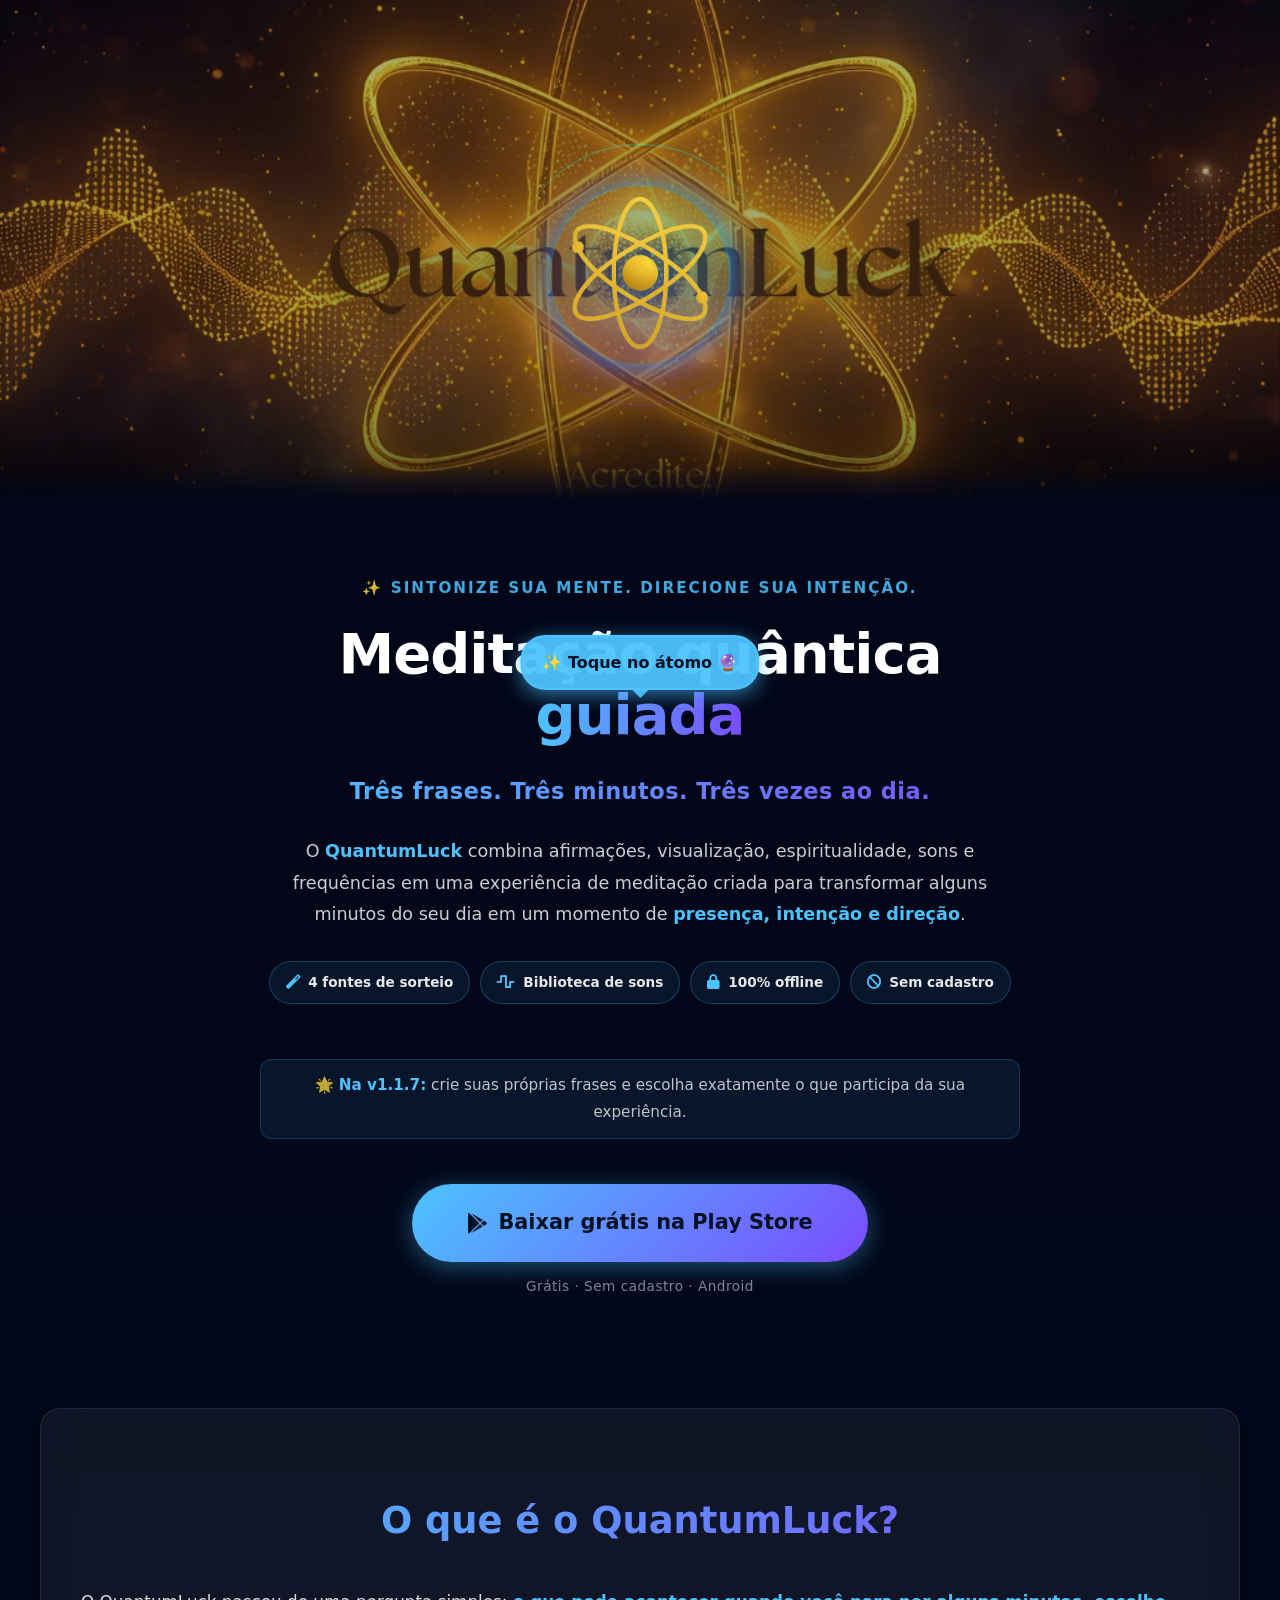
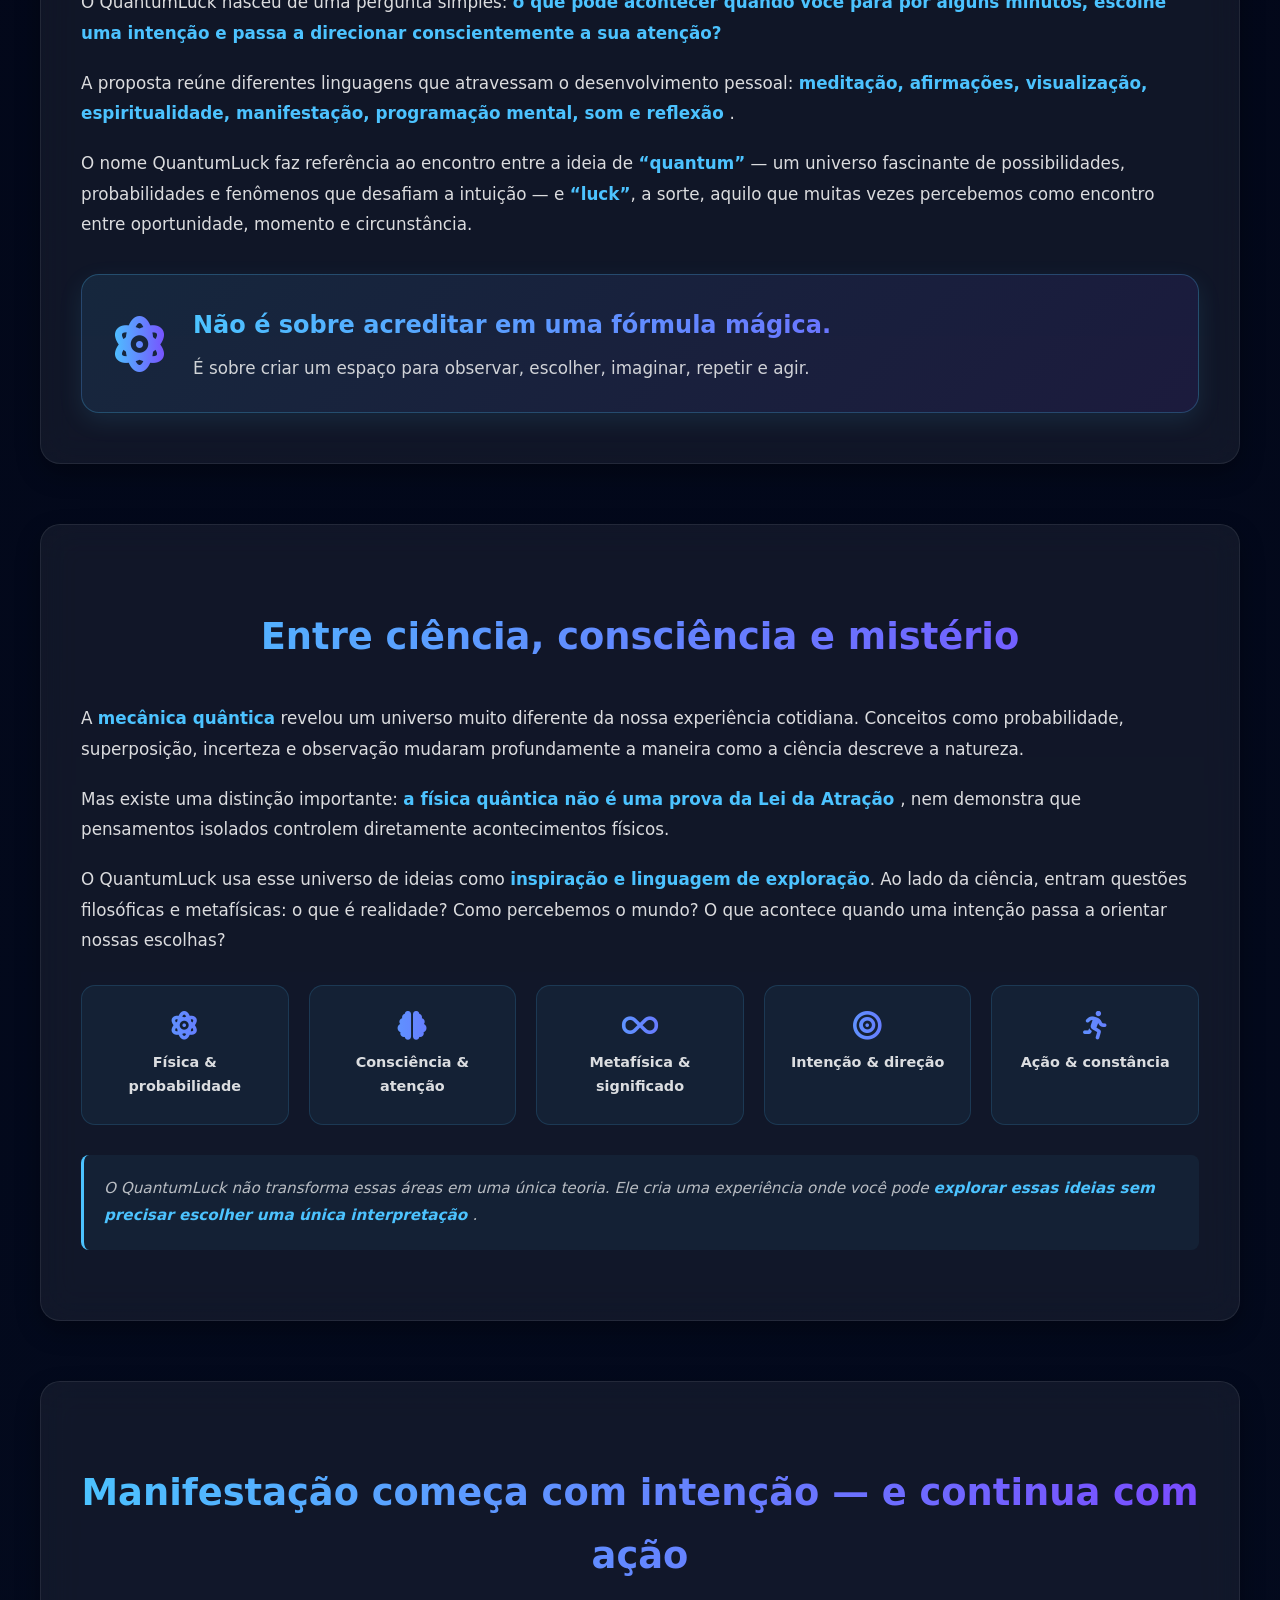
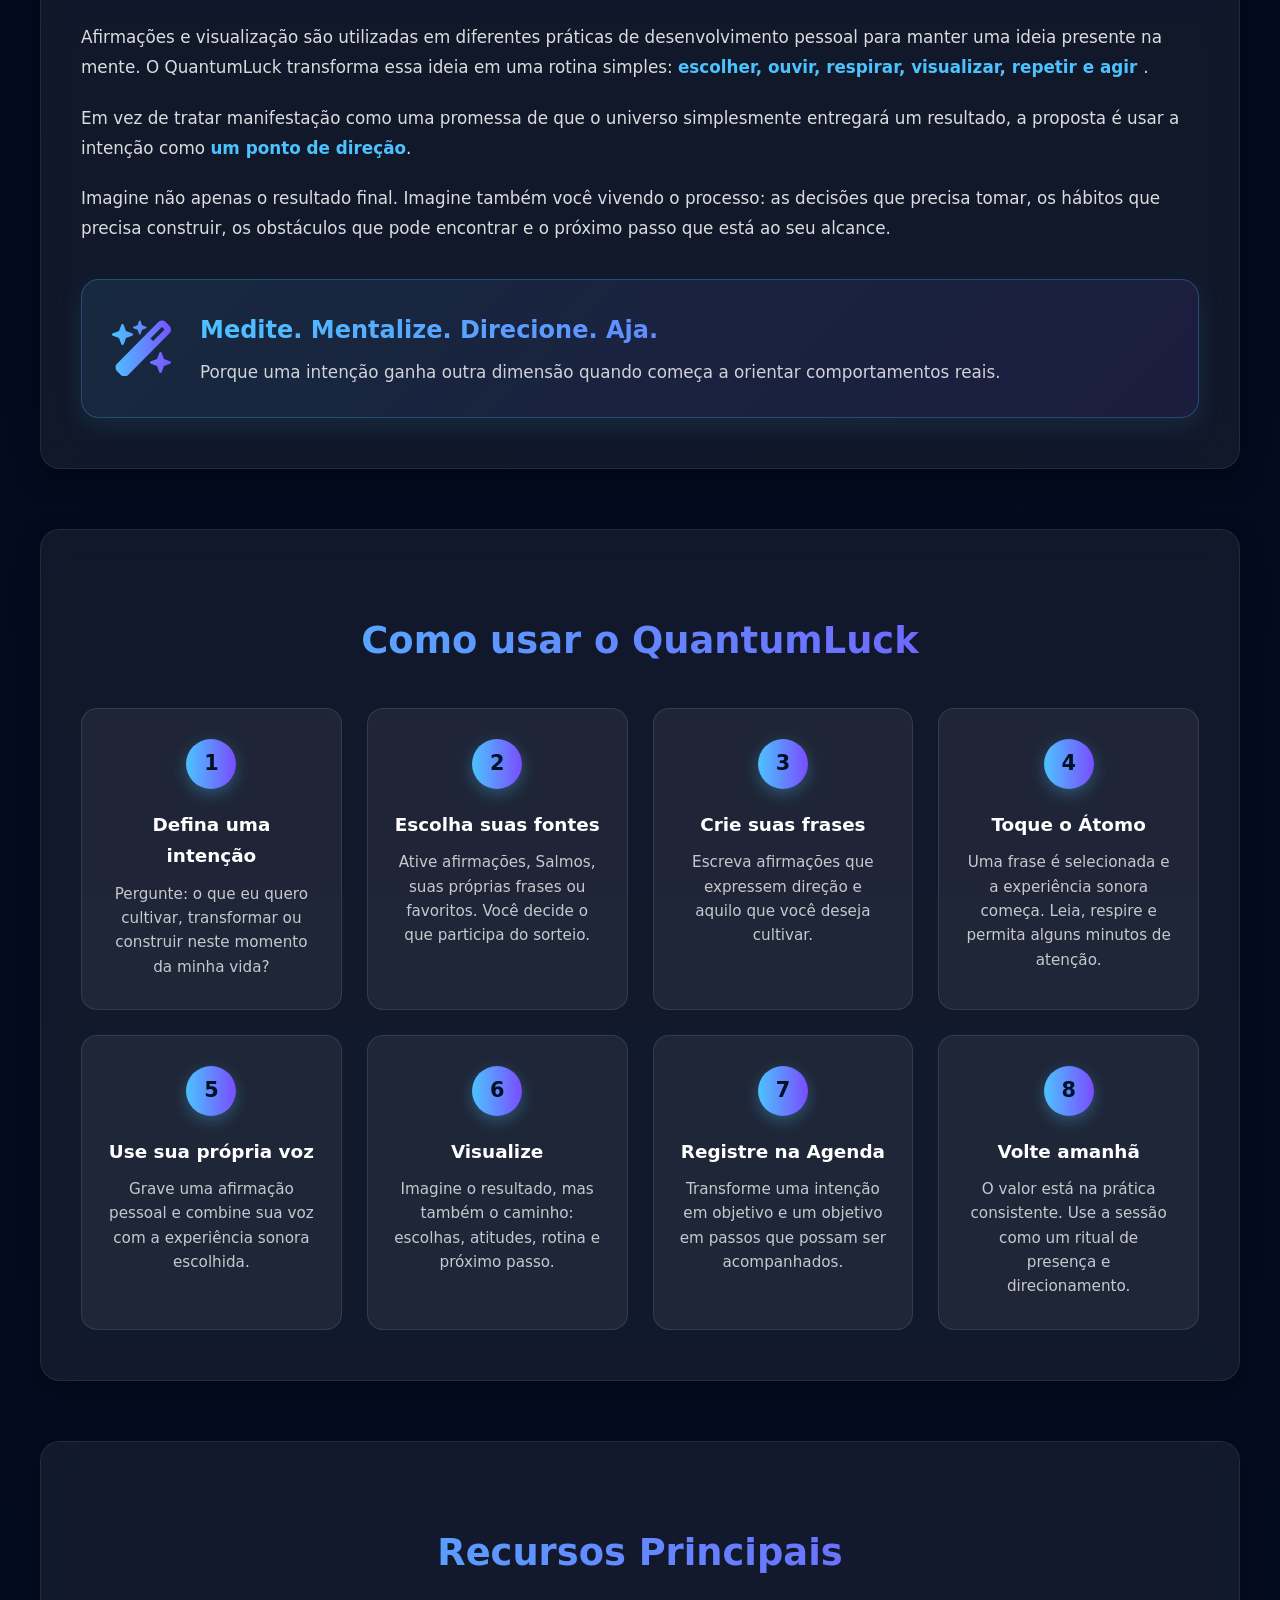
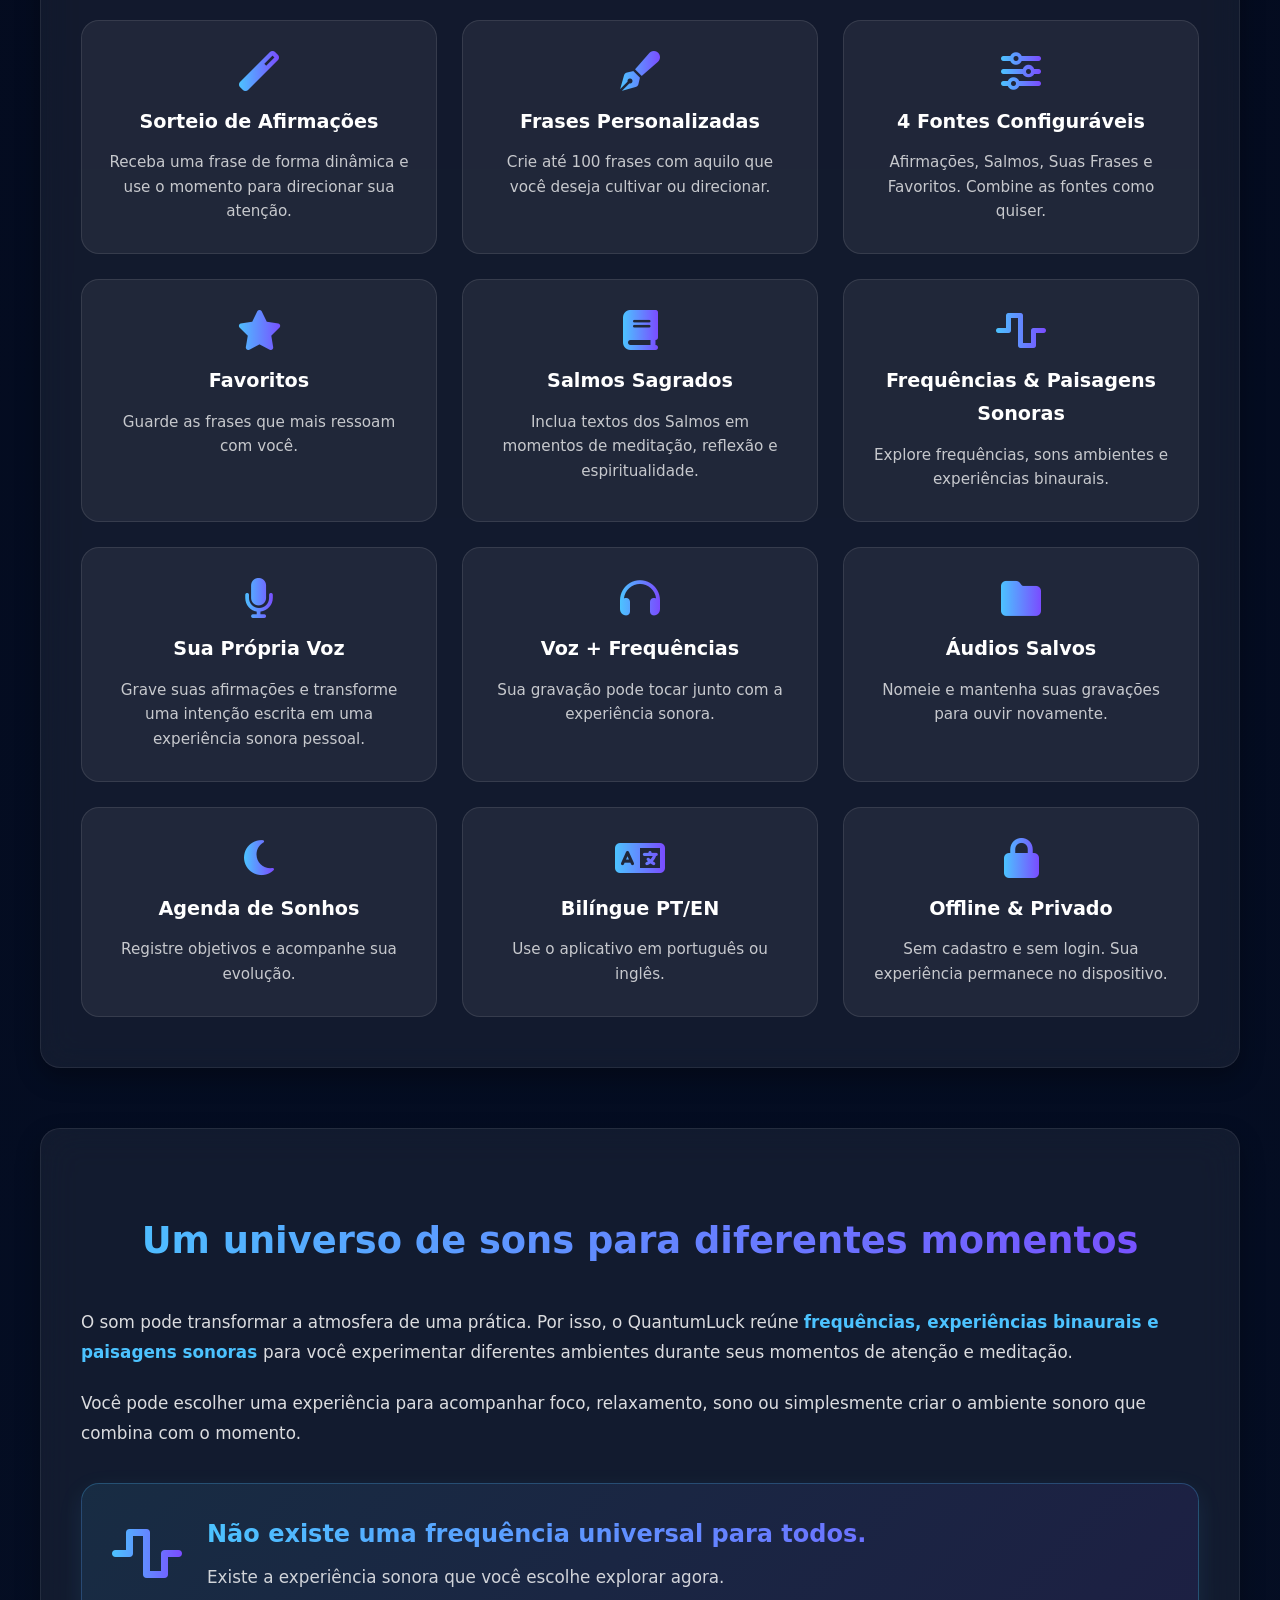
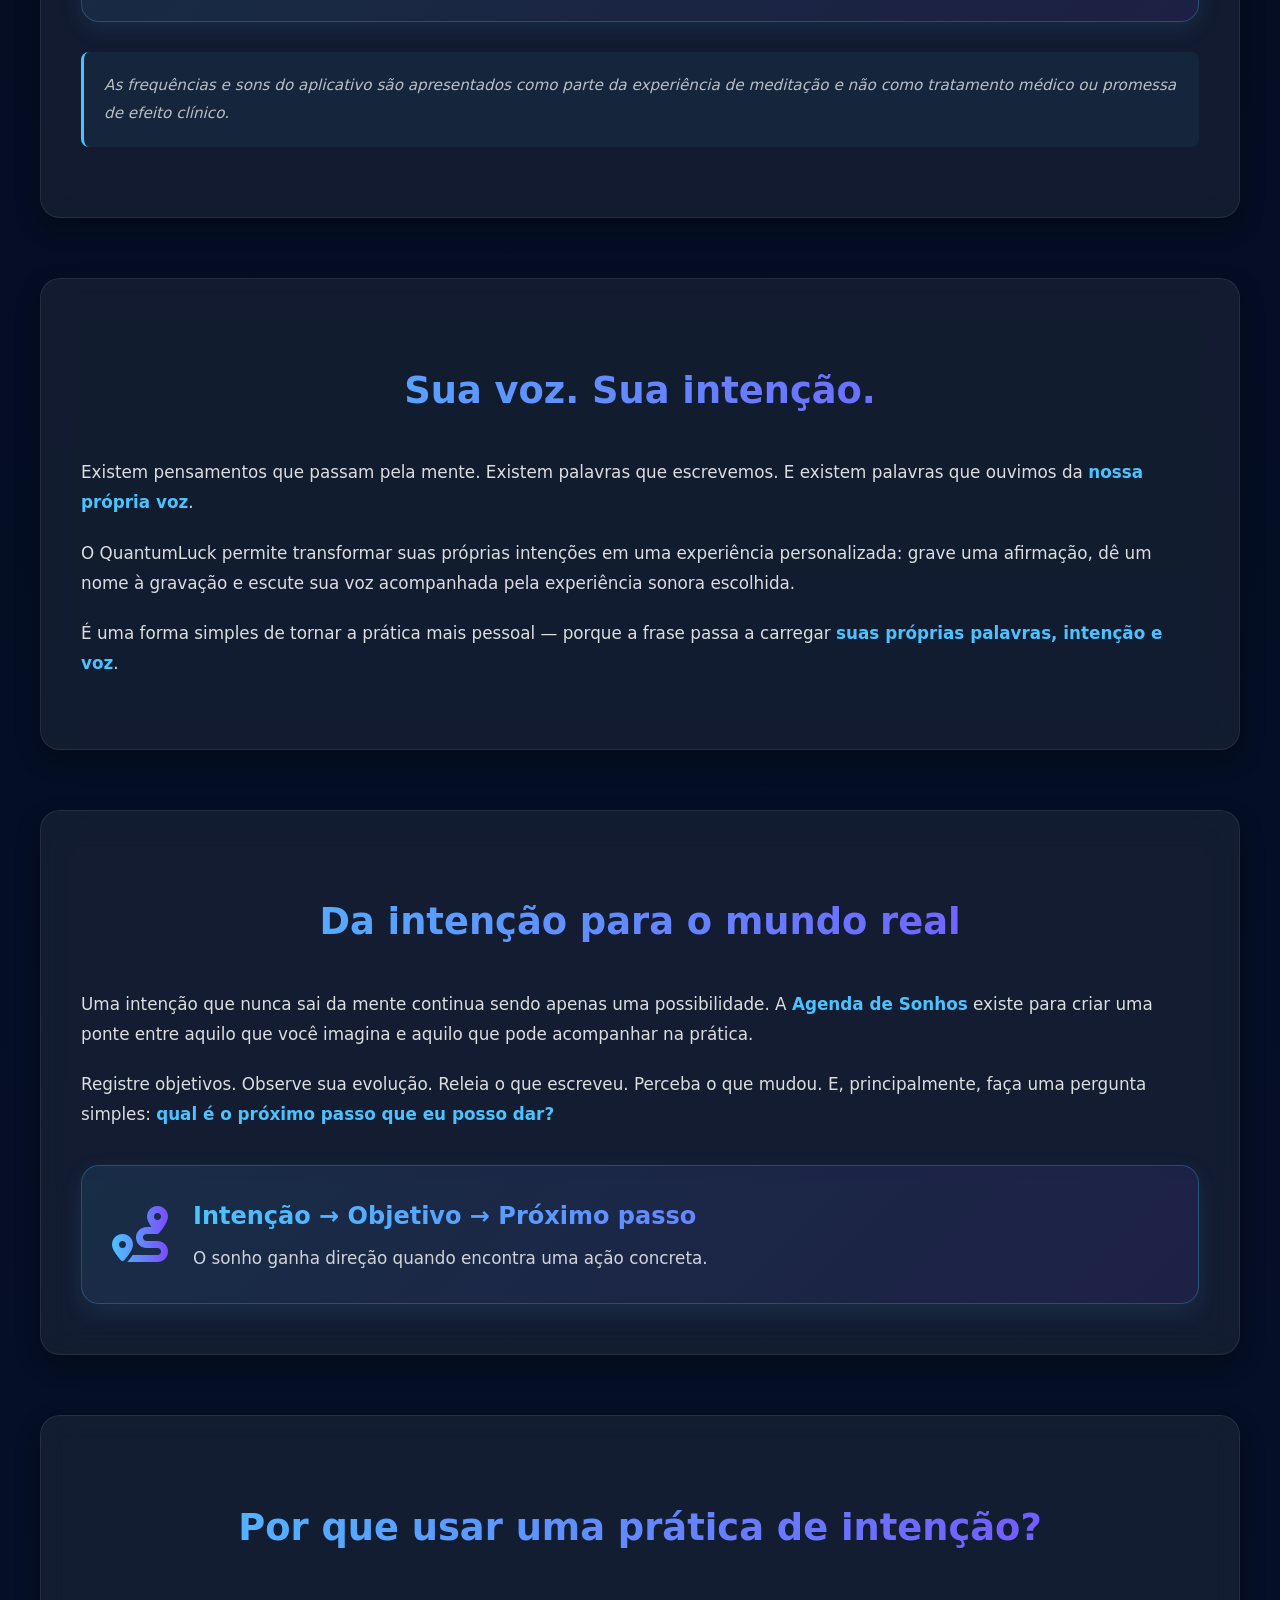
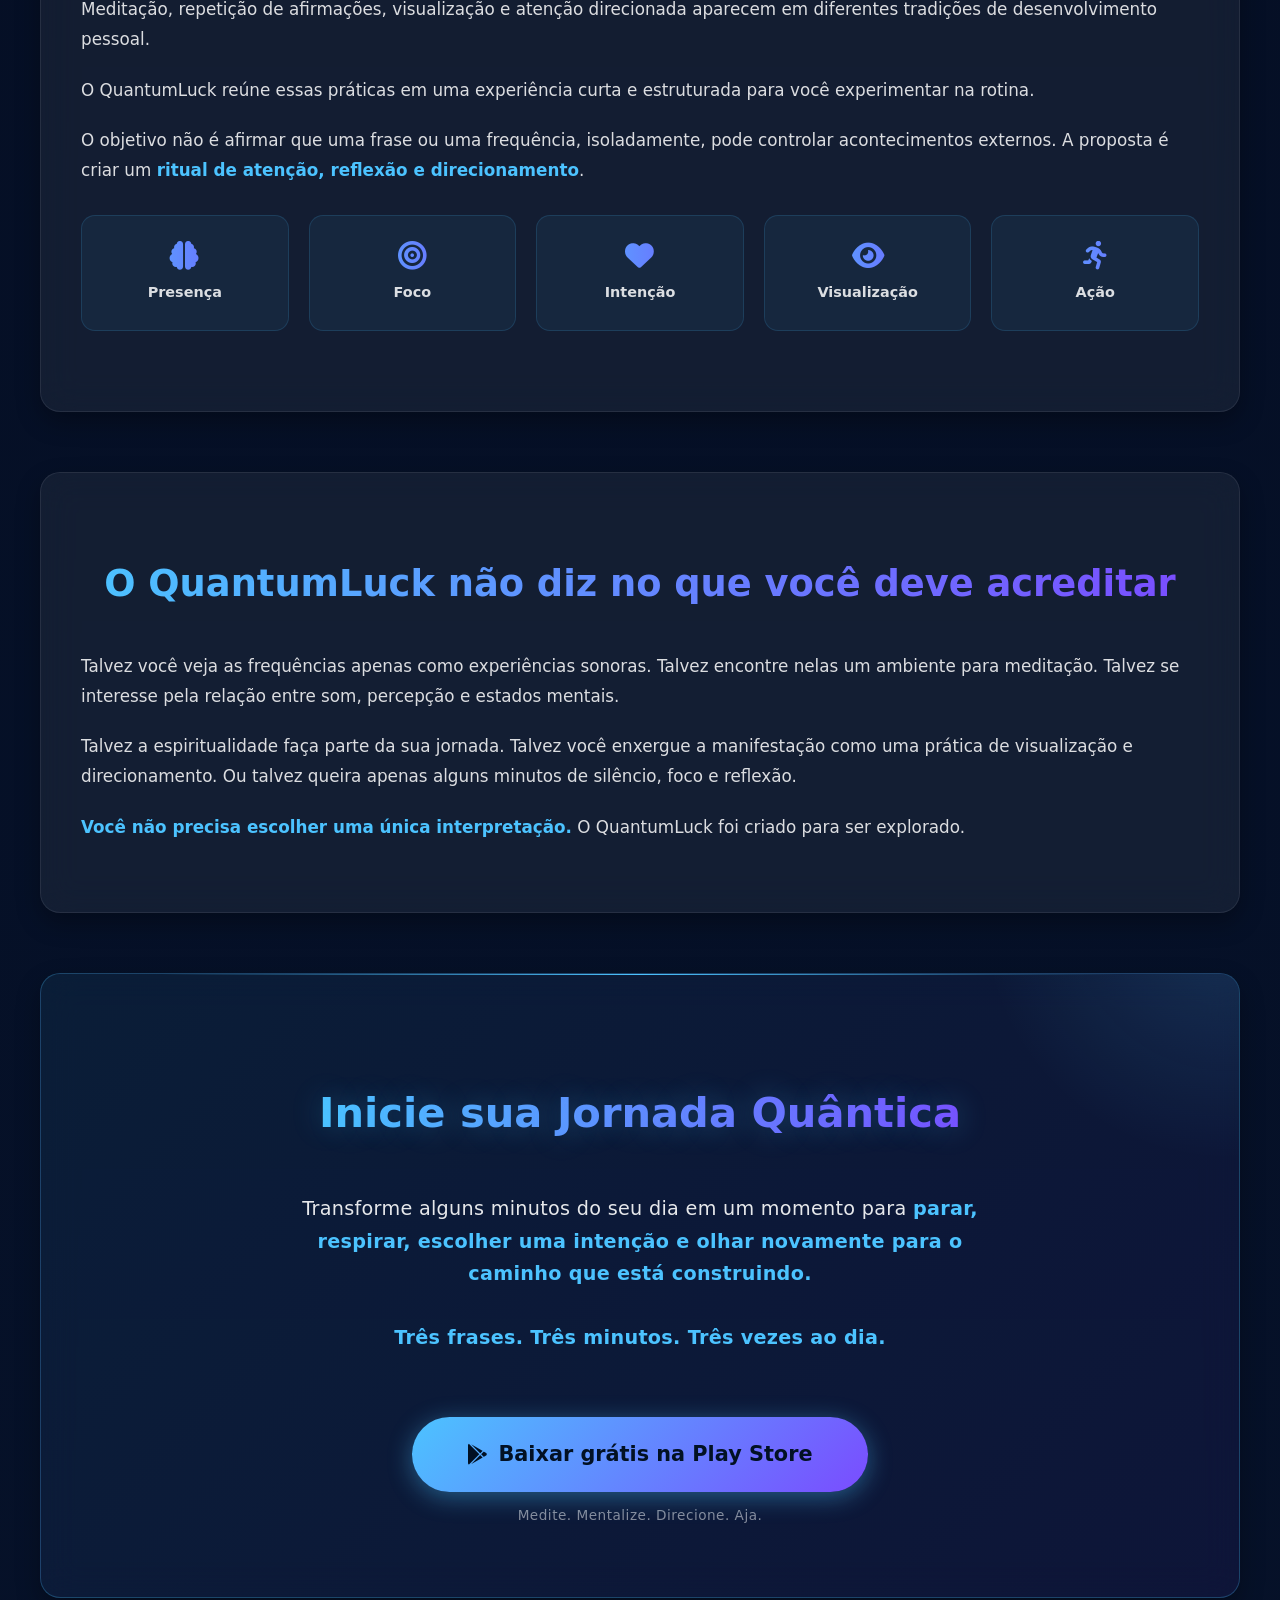
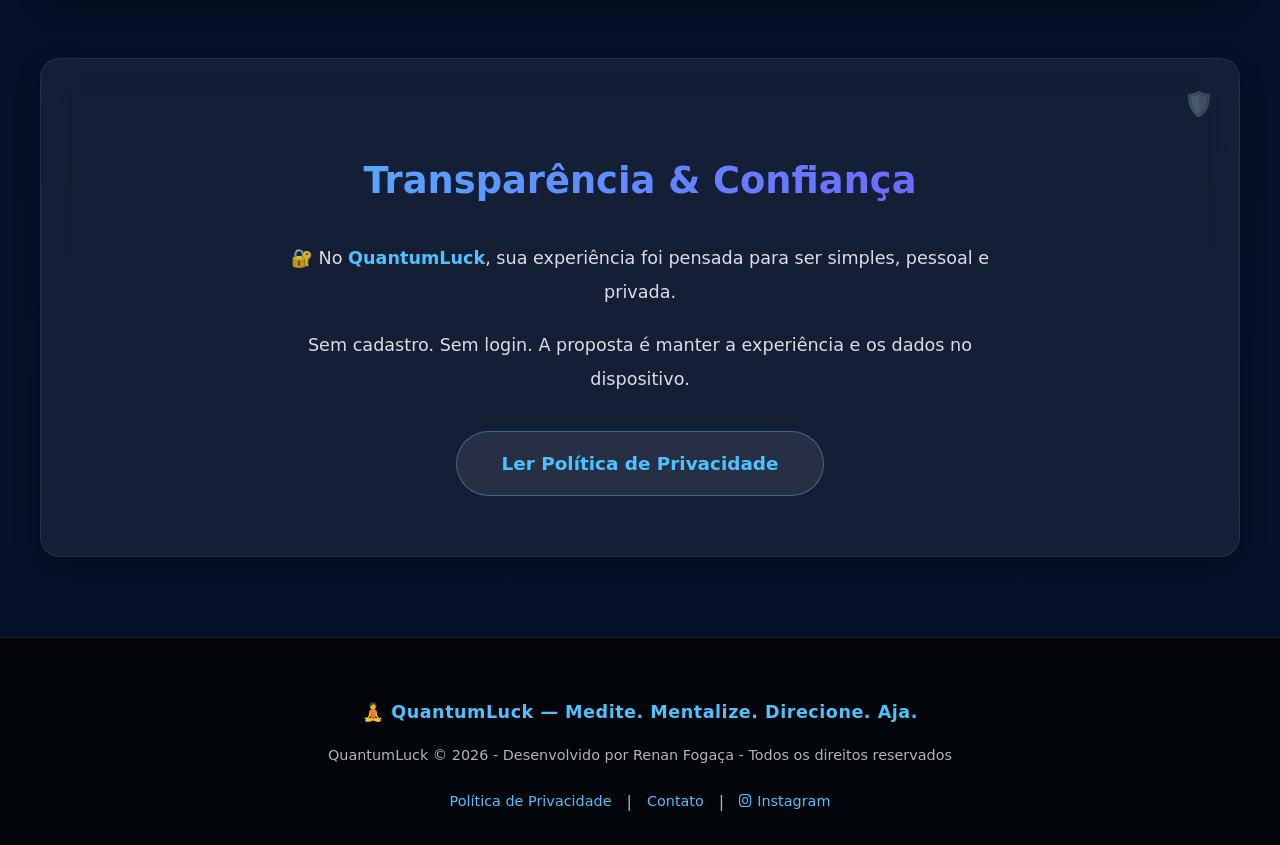
<file: index.html>
<!doctype html>
<html lang="pt-BR">
  <head>
    <meta charset="UTF-8" />
    <meta name="viewport" content="width=device-width, initial-scale=1.0" />

    <title>QuantumLuck — Meditação, Consciência e Manifestação</title>

    <meta
      name="description"
      content="QuantumLuck é uma experiência de meditação guiada que reúne afirmações, visualização, Salmos, sua própria voz, frequências sonoras e uma Agenda de Sonhos para explorar a relação entre intenção, consciência e ação."
    />

    <meta
      name="keywords"
      content="meditação quântica,meditação,manifestação,lei da atração,afirmações,programação mental,visualização,metafísica,consciência,frequências,binaural beats,Salmos,espiritualidade,foco,sonhos"
    />

    <meta name="author" content="Renan Fogaça" />
    <meta name="theme-color" content="#020617" />

    <meta property="og:type" content="website" />
    <meta
      property="og:title"
      content="QuantumLuck — Meditação, Consciência e Manifestação"
    />
    <meta
      property="og:description"
      content="Explore a relação entre intenção, consciência, som e ação."
    />
    <meta property="og:image" content="assets/QuantumLuck.png" />
    <meta property="og:site_name" content="QuantumLuck" />
    <meta property="og:url" content="https://quantumluck.app" />

    <meta name="twitter:card" content="summary_large_image" />
    <meta
      name="twitter:title"
      content="QuantumLuck — Meditação, Consciência e Manifestação"
    />
    <meta
      name="twitter:description"
      content="Medite. Mentalize. Direcione. Aja."
    />
    <meta name="twitter:image" content="assets/QuantumLuck.png" />

    <link rel="icon" type="image/png" href="assets/btn.png" />
    <link rel="apple-touch-icon" href="assets/btn.png" />

    <link
      rel="stylesheet"
      href="https://cdnjs.cloudflare.com/ajax/libs/font-awesome/6.4.0/css/all.min.css"
    />

    <link rel="stylesheet" href="style.css" />
  </head>

  <body>
    <!-- ÁTOMO -->
    <header class="hero-header">
      <div class="hero-bg"></div>

      <div class="app-icon">
        <div class="electric-flash"></div>
        <div class="electric-crack"></div>
        <div class="flash-small"></div>

        <div class="particle p1"></div>
        <div class="particle p2"></div>
        <div class="particle p3"></div>

        <img
          src="assets/btn.png"
          alt="QuantumLuck — Meditação Quântica"
          class="logo-img"
        />
      </div>
    </header>

    <!-- HERO -->
    <section class="intro-text">
      <p class="hero-eyebrow">
        ✨ Sintonize sua mente. Direcione sua intenção.
      </p>

      <h1 class="hero-title">
        Meditação quântica<br />
        <span class="hero-title-gradient">guiada</span>
      </h1>

      <p class="hero-tagline">
        <strong>Três frases. Três minutos. Três vezes ao dia.</strong>
      </p>

      <p class="hero-subtitle">
        O <strong>QuantumLuck</strong> combina afirmações, visualização,
        espiritualidade, sons e frequências em uma experiência de meditação
        criada para transformar alguns minutos do seu dia em um momento de
        <strong>presença, intenção e direção</strong>.
      </p>

      <div class="hero-pills">
        <span class="hero-pill">
          <i class="fas fa-magic"></i> 4 fontes de sorteio
        </span>

        <span class="hero-pill">
          <i class="fas fa-wave-square"></i> Biblioteca de sons
        </span>

        <span class="hero-pill">
          <i class="fas fa-lock"></i> 100% offline
        </span>

        <span class="hero-pill"> <i class="fas fa-ban"></i> Sem cadastro </span>
      </div>

      <p class="hero-highlight">
        🌟 <strong>Na v1.1.7:</strong>
        crie suas próprias frases e escolha exatamente o que participa da sua
        experiência.
      </p>

      <div class="cta-container">
        <a
          href="https://play.google.com/store/apps/details?id=com.quantumluck.app"
          class="cta-button cta-button-large"
          target="_blank"
          rel="noopener"
        >
          <i class="fab fa-google-play"></i>
          Baixar grátis na Play Store
        </a>

        <p class="cta-hint">Grátis · Sem cadastro · Android</p>
      </div>
    </section>

    <!-- O QUE É -->
    <section class="section">
      <h2>O que é o QuantumLuck?</h2>

      <p class="long-text">
        O QuantumLuck nasceu de uma pergunta simples:
        <strong>
          o que pode acontecer quando você para por alguns minutos, escolhe uma
          intenção e passa a direcionar conscientemente a sua atenção?
        </strong>
      </p>

      <p class="long-text">
        A proposta reúne diferentes linguagens que atravessam o desenvolvimento
        pessoal:
        <strong>
          meditação, afirmações, visualização, espiritualidade, manifestação,
          programação mental, som e reflexão </strong
        >.
      </p>

      <p class="long-text">
        O nome QuantumLuck faz referência ao encontro entre a ideia de
        <strong>“quantum”</strong> — um universo fascinante de possibilidades,
        probabilidades e fenômenos que desafiam a intuição — e
        <strong>“luck”</strong>, a sorte, aquilo que muitas vezes percebemos
        como encontro entre oportunidade, momento e circunstância.
      </p>

      <div class="highlight-box">
        <i class="fas fa-atom"></i>

        <div>
          <h3>Não é sobre acreditar em uma fórmula mágica.</h3>

          <p>
            É sobre criar um espaço para observar, escolher, imaginar, repetir e
            agir.
          </p>
        </div>
      </div>
    </section>

    <!-- CIÊNCIA -->
    <section class="section">
      <h2>Entre ciência, consciência e mistério</h2>

      <p class="long-text">
        A <strong>mecânica quântica</strong> revelou um universo muito diferente
        da nossa experiência cotidiana. Conceitos como probabilidade,
        superposição, incerteza e observação mudaram profundamente a maneira
        como a ciência descreve a natureza.
      </p>

      <p class="long-text">
        Mas existe uma distinção importante:
        <strong> a física quântica não é uma prova da Lei da Atração </strong>,
        nem demonstra que pensamentos isolados controlem diretamente
        acontecimentos físicos.
      </p>

      <p class="long-text">
        O QuantumLuck usa esse universo de ideias como
        <strong>inspiração e linguagem de exploração</strong>. Ao lado da
        ciência, entram questões filosóficas e metafísicas: o que é realidade?
        Como percebemos o mundo? O que acontece quando uma intenção passa a
        orientar nossas escolhas?
      </p>

      <div class="benefits">
        <div class="benefit">
          <i class="fas fa-atom"></i>
          <p>Física &amp; probabilidade</p>
        </div>

        <div class="benefit">
          <i class="fas fa-brain"></i>
          <p>Consciência &amp; atenção</p>
        </div>

        <div class="benefit">
          <i class="fas fa-infinity"></i>
          <p>Metafísica &amp; significado</p>
        </div>

        <div class="benefit">
          <i class="fas fa-bullseye"></i>
          <p>Intenção &amp; direção</p>
        </div>

        <div class="benefit">
          <i class="fas fa-person-running"></i>
          <p>Ação &amp; constância</p>
        </div>
      </div>

      <p class="long-text disclaimer-text">
        O QuantumLuck não transforma essas áreas em uma única teoria. Ele cria
        uma experiência onde você pode
        <strong>
          explorar essas ideias sem precisar escolher uma única interpretação </strong
        >.
      </p>
    </section>

    <!-- MANIFESTAÇÃO -->
    <section class="section">
      <h2>Manifestação começa com intenção — e continua com ação</h2>

      <p class="long-text">
        Afirmações e visualização são utilizadas em diferentes práticas de
        desenvolvimento pessoal para manter uma ideia presente na mente. O
        QuantumLuck transforma essa ideia em uma rotina simples:
        <strong> escolher, ouvir, respirar, visualizar, repetir e agir </strong
        >.
      </p>

      <p class="long-text">
        Em vez de tratar manifestação como uma promessa de que o universo
        simplesmente entregará um resultado, a proposta é usar a intenção como
        <strong>um ponto de direção</strong>.
      </p>

      <p class="long-text">
        Imagine não apenas o resultado final. Imagine também você vivendo o
        processo: as decisões que precisa tomar, os hábitos que precisa
        construir, os obstáculos que pode encontrar e o próximo passo que está
        ao seu alcance.
      </p>

      <div class="highlight-box">
        <i class="fas fa-wand-magic-sparkles"></i>

        <div>
          <h3>Medite. Mentalize. Direcione. Aja.</h3>

          <p>
            Porque uma intenção ganha outra dimensão quando começa a orientar
            comportamentos reais.
          </p>
        </div>
      </div>
    </section>

    <!-- COMO USAR -->
    <section class="section">
      <h2>Como usar o QuantumLuck</h2>

      <div class="steps">
        <div class="step">
          <div class="step-number">1</div>
          <h3>Defina uma intenção</h3>
          <p>
            Pergunte: o que eu quero cultivar, transformar ou construir neste
            momento da minha vida?
          </p>
        </div>

        <div class="step">
          <div class="step-number">2</div>
          <h3>Escolha suas fontes</h3>
          <p>
            Ative afirmações, Salmos, suas próprias frases ou favoritos. Você
            decide o que participa do sorteio.
          </p>
        </div>

        <div class="step">
          <div class="step-number">3</div>
          <h3>Crie suas frases</h3>
          <p>
            Escreva afirmações que expressem direção e aquilo que você deseja
            cultivar.
          </p>
        </div>

        <div class="step">
          <div class="step-number">4</div>
          <h3>Toque o Átomo</h3>
          <p>
            Uma frase é selecionada e a experiência sonora começa. Leia, respire
            e permita alguns minutos de atenção.
          </p>
        </div>

        <div class="step">
          <div class="step-number">5</div>
          <h3>Use sua própria voz</h3>
          <p>
            Grave uma afirmação pessoal e combine sua voz com a experiência
            sonora escolhida.
          </p>
        </div>

        <div class="step">
          <div class="step-number">6</div>
          <h3>Visualize</h3>
          <p>
            Imagine o resultado, mas também o caminho: escolhas, atitudes,
            rotina e próximo passo.
          </p>
        </div>

        <div class="step">
          <div class="step-number">7</div>
          <h3>Registre na Agenda</h3>
          <p>
            Transforme uma intenção em objetivo e um objetivo em passos que
            possam ser acompanhados.
          </p>
        </div>

        <div class="step">
          <div class="step-number">8</div>
          <h3>Volte amanhã</h3>
          <p>
            O valor está na prática consistente. Use a sessão como um ritual de
            presença e direcionamento.
          </p>
        </div>
      </div>
    </section>

    <!-- RECURSOS -->
    <section class="section">
      <h2>Recursos Principais</h2>

      <div class="features">
        <div class="feature">
          <i class="fas fa-magic"></i>
          <h3>Sorteio de Afirmações</h3>
          <p>
            Receba uma frase de forma dinâmica e use o momento para direcionar
            sua atenção.
          </p>
        </div>

        <div class="feature">
          <i class="fas fa-pen-fancy"></i>
          <h3>Frases Personalizadas</h3>
          <p>
            Crie até 100 frases com aquilo que você deseja cultivar ou
            direcionar.
          </p>
        </div>

        <div class="feature">
          <i class="fas fa-sliders-h"></i>
          <h3>4 Fontes Configuráveis</h3>
          <p>
            Afirmações, Salmos, Suas Frases e Favoritos. Combine as fontes como
            quiser.
          </p>
        </div>

        <div class="feature">
          <i class="fas fa-star"></i>
          <h3>Favoritos</h3>
          <p>Guarde as frases que mais ressoam com você.</p>
        </div>

        <div class="feature">
          <i class="fas fa-book"></i>
          <h3>Salmos Sagrados</h3>
          <p>
            Inclua textos dos Salmos em momentos de meditação, reflexão e
            espiritualidade.
          </p>
        </div>

        <div class="feature">
          <i class="fas fa-wave-square"></i>
          <h3>Frequências &amp; Paisagens Sonoras</h3>
          <p>Explore frequências, sons ambientes e experiências binaurais.</p>
        </div>

        <div class="feature">
          <i class="fas fa-microphone"></i>
          <h3>Sua Própria Voz</h3>
          <p>
            Grave suas afirmações e transforme uma intenção escrita em uma
            experiência sonora pessoal.
          </p>
        </div>

        <div class="feature">
          <i class="fas fa-headphones"></i>
          <h3>Voz + Frequências</h3>
          <p>Sua gravação pode tocar junto com a experiência sonora.</p>
        </div>

        <div class="feature">
          <i class="fas fa-folder"></i>
          <h3>Áudios Salvos</h3>
          <p>Nomeie e mantenha suas gravações para ouvir novamente.</p>
        </div>

        <div class="feature">
          <i class="fas fa-moon"></i>
          <h3>Agenda de Sonhos</h3>
          <p>Registre objetivos e acompanhe sua evolução.</p>
        </div>

        <div class="feature">
          <i class="fas fa-language"></i>
          <h3>Bilíngue PT/EN</h3>
          <p>Use o aplicativo em português ou inglês.</p>
        </div>

        <div class="feature">
          <i class="fas fa-lock"></i>
          <h3>Offline &amp; Privado</h3>
          <p>
            Sem cadastro e sem login. Sua experiência permanece no dispositivo.
          </p>
        </div>
      </div>
    </section>

    <!-- SONS -->
    <section class="section">
      <h2>Um universo de sons para diferentes momentos</h2>

      <p class="long-text">
        O som pode transformar a atmosfera de uma prática. Por isso, o
        QuantumLuck reúne
        <strong>
          frequências, experiências binaurais e paisagens sonoras
        </strong>
        para você experimentar diferentes ambientes durante seus momentos de
        atenção e meditação.
      </p>

      <p class="long-text">
        Você pode escolher uma experiência para acompanhar foco, relaxamento,
        sono ou simplesmente criar o ambiente sonoro que combina com o momento.
      </p>

      <div class="highlight-box">
        <i class="fas fa-wave-square"></i>

        <div>
          <h3>Não existe uma frequência universal para todos.</h3>

          <p>Existe a experiência sonora que você escolhe explorar agora.</p>
        </div>
      </div>

      <p class="long-text disclaimer-text">
        As frequências e sons do aplicativo são apresentados como parte da
        experiência de meditação e não como tratamento médico ou promessa de
        efeito clínico.
      </p>
    </section>

    <!-- SUA VOZ -->
    <section class="section">
      <h2>Sua voz. Sua intenção.</h2>

      <p class="long-text">
        Existem pensamentos que passam pela mente. Existem palavras que
        escrevemos. E existem palavras que ouvimos da
        <strong>nossa própria voz</strong>.
      </p>

      <p class="long-text">
        O QuantumLuck permite transformar suas próprias intenções em uma
        experiência personalizada: grave uma afirmação, dê um nome à gravação e
        escute sua voz acompanhada pela experiência sonora escolhida.
      </p>

      <p class="long-text">
        É uma forma simples de tornar a prática mais pessoal — porque a frase
        passa a carregar
        <strong>suas próprias palavras, intenção e voz</strong>.
      </p>
    </section>

    <!-- AGENDA -->
    <section class="section">
      <h2>Da intenção para o mundo real</h2>

      <p class="long-text">
        Uma intenção que nunca sai da mente continua sendo apenas uma
        possibilidade. A <strong>Agenda de Sonhos</strong> existe para criar uma
        ponte entre aquilo que você imagina e aquilo que pode acompanhar na
        prática.
      </p>

      <p class="long-text">
        Registre objetivos. Observe sua evolução. Releia o que escreveu. Perceba
        o que mudou. E, principalmente, faça uma pergunta simples:
        <strong>qual é o próximo passo que eu posso dar?</strong>
      </p>

      <div class="highlight-box">
        <i class="fas fa-route"></i>

        <div>
          <h3>Intenção → Objetivo → Próximo passo</h3>

          <p>O sonho ganha direção quando encontra uma ação concreta.</p>
        </div>
      </div>
    </section>

    <!-- PRÁTICA -->
    <section class="section">
      <h2>Por que usar uma prática de intenção?</h2>

      <p class="long-text">
        Meditação, repetição de afirmações, visualização e atenção direcionada
        aparecem em diferentes tradições de desenvolvimento pessoal.
      </p>

      <p class="long-text">
        O QuantumLuck reúne essas práticas em uma experiência curta e
        estruturada para você experimentar na rotina.
      </p>

      <p class="long-text">
        O objetivo não é afirmar que uma frase ou uma frequência, isoladamente,
        pode controlar acontecimentos externos. A proposta é criar um
        <strong>ritual de atenção, reflexão e direcionamento</strong>.
      </p>

      <div class="benefits">
        <div class="benefit">
          <i class="fas fa-brain"></i>
          <p>Presença</p>
        </div>

        <div class="benefit">
          <i class="fas fa-bullseye"></i>
          <p>Foco</p>
        </div>

        <div class="benefit">
          <i class="fas fa-heart"></i>
          <p>Intenção</p>
        </div>

        <div class="benefit">
          <i class="fas fa-eye"></i>
          <p>Visualização</p>
        </div>

        <div class="benefit">
          <i class="fas fa-person-running"></i>
          <p>Ação</p>
        </div>
      </div>
    </section>

    <!-- FILOSOFIA -->
    <section class="section">
      <h2>O QuantumLuck não diz no que você deve acreditar</h2>

      <p class="long-text">
        Talvez você veja as frequências apenas como experiências sonoras. Talvez
        encontre nelas um ambiente para meditação. Talvez se interesse pela
        relação entre som, percepção e estados mentais.
      </p>

      <p class="long-text">
        Talvez a espiritualidade faça parte da sua jornada. Talvez você enxergue
        a manifestação como uma prática de visualização e direcionamento. Ou
        talvez queira apenas alguns minutos de silêncio, foco e reflexão.
      </p>

      <p class="long-text">
        <strong>Você não precisa escolher uma única interpretação.</strong>
        O QuantumLuck foi criado para ser explorado.
      </p>
    </section>

    <!-- CTA FINAL -->
    <section class="section cta-final-section">
      <h2>Inicie sua Jornada Quântica</h2>

      <p class="cta-final-text">
        Transforme alguns minutos do seu dia em um momento para
        <strong>
          parar, respirar, escolher uma intenção e olhar novamente para o
          caminho que está construindo.
        </strong>
      </p>

      <p class="cta-final-text">
        <strong> Três frases. Três minutos. Três vezes ao dia. </strong>
      </p>

      <div class="cta-container">
        <a
          href="https://play.google.com/store/apps/details?id=com.quantumluck.app"
          class="cta-button cta-button-large"
          target="_blank"
          rel="noopener"
        >
          <i class="fab fa-google-play"></i>
          Baixar grátis na Play Store
        </a>

        <p class="cta-hint">Medite. Mentalize. Direcione. Aja.</p>
      </div>
    </section>

    <!-- PRIVACIDADE -->
    <section class="section">
      <h2>Transparência &amp; Confiança</h2>

      <p class="long-text centered">
        🔐 No <strong>QuantumLuck</strong>, sua experiência foi pensada para ser
        simples, pessoal e privada.
      </p>

      <p class="long-text centered">
        Sem cadastro. Sem login. A proposta é manter a experiência e os dados no
        dispositivo.
      </p>

      <div class="cta-container">
        <a
          href="politica-de-privacidade.html"
          class="cta-button cta-button-secondary"
        >
          Ler Política de Privacidade
        </a>
      </div>
    </section>

    <!-- FOOTER -->
    <footer>
      <p class="footer-tagline">
        🧘 QuantumLuck — Medite. Mentalize. Direcione. Aja.
      </p>

      <p>
        QuantumLuck © 2026 - Desenvolvido por Renan Fogaça - Todos os direitos
        reservados
      </p>

      <div class="footer-links">
        <a href="politica-de-privacidade.html"> Política de Privacidade </a>

        |

        <a href="mailto:deathrash06@gmail.com"> Contato </a>

        |

        <a href="#">
          <i class="fab fa-instagram"></i>
          Instagram
        </a>
      </div>
    </footer>

    <!-- ANIMAÇÃO DAS SEÇÕES -->
    <script>
      document.addEventListener("DOMContentLoaded", function () {
        const sections = document.querySelectorAll(".section");

        if (!("IntersectionObserver" in window)) {
          sections.forEach((section) => {
            section.style.opacity = "1";
            section.style.transform = "translateY(0)";
          });

          return;
        }

        const observer = new IntersectionObserver(
          (entries) => {
            entries.forEach((entry) => {
              if (entry.isIntersecting) {
                entry.target.style.opacity = "1";
                entry.target.style.transform = "translateY(0)";
              }
            });
          },
          { threshold: 0.1 },
        );

        sections.forEach((section) => {
          section.style.opacity = "0";
          section.style.transform = "translateY(20px)";
          section.style.transition = "opacity 0.8s ease, transform 0.8s ease";

          observer.observe(section);
        });
      });
    </script>

    <!-- ÁTOMO — NÃO ALTERAR -->
    <script src="script.js" defer></script>
  </body>
</html>
</file>
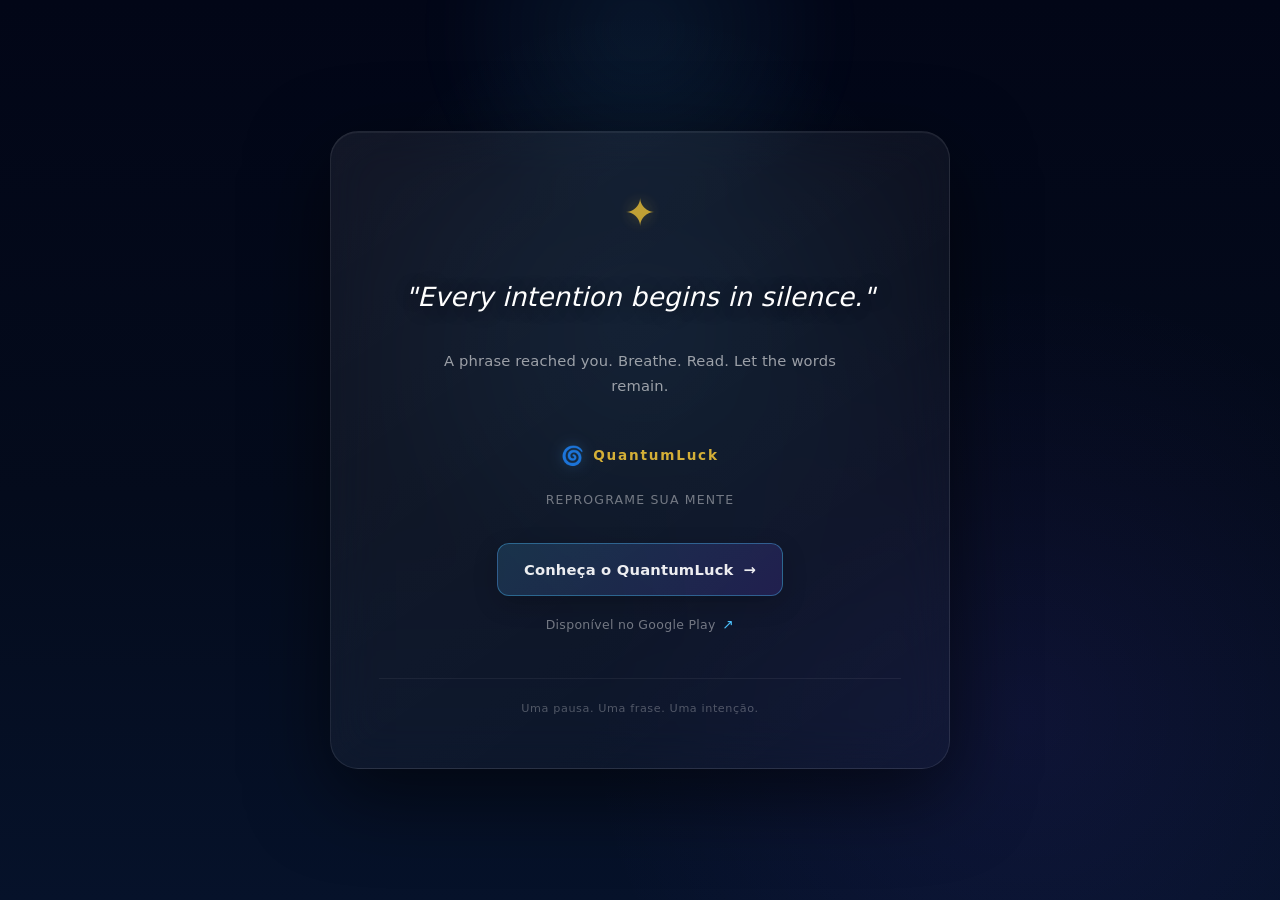
<file: frase.html>
<!doctype html>
<html lang="pt-BR">
  <head>
    <meta charset="UTF-8" />
    <meta name="viewport" content="width=device-width, initial-scale=1.0" />

    <title>QuantumLuck — Uma frase chegou até você</title>

    <meta
      name="description"
      content="Uma frase chegou até você. Respire. Leia. Deixe a frase permanecer."
    />

    <meta name="theme-color" content="#020617" />

    <!-- =========================================================
         OPEN GRAPH
         WhatsApp / Facebook / Telegram / outros
    ========================================================== -->

    <meta property="og:type" content="website" />

    <meta property="og:title" content="🌀 QuantumLuck" />

    <meta
      property="og:description"
      content="Uma frase chegou até você. Respire. Leia. Deixe a frase permanecer."
    />

    <meta
      property="og:image"
      content="https://fogacadev.github.io/QuantumLuckWeb/assets/og-preview.png"
    />

    <meta property="og:image:width" content="1200" />
    <meta property="og:image:height" content="630" />

    <meta
      property="og:image:alt"
      content="QuantumLuck — Uma frase chegou até você"
    />

    <meta
      property="og:url"
      content="https://fogacadev.github.io/QuantumLuckWeb/frase.html"
    />

    <meta property="og:site_name" content="QuantumLuck" />

    <!-- =========================================================
         TWITTER / X
    ========================================================== -->

    <meta name="twitter:card" content="summary_large_image" />

    <meta name="twitter:title" content="🌀 QuantumLuck" />

    <meta
      name="twitter:description"
      content="Uma frase chegou até você. Respire. Leia. Deixe a frase permanecer."
    />

    <meta
      name="twitter:image"
      content="https://fogacadev.github.io/QuantumLuckWeb/assets/og-preview.png"
    />

    <meta
      name="twitter:image:alt"
      content="QuantumLuck — Uma frase chegou até você"
    />

    <!-- =========================================================
         FAVICON
    ========================================================== -->

    <link rel="icon" type="image/png" href="assets/btn.png" />
    <link rel="apple-touch-icon" href="assets/btn.png" />

    <!-- CSS principal -->
    <link rel="stylesheet" href="style.css" />

    <!-- =========================================================
         ESTILO EXCLUSIVO DA PÁGINA DE FRASE
    ========================================================== -->

    <style>
      /* =========================================================
         PÁGINA
      ========================================================== */

      .phrase-page {
        min-height: 100vh;
        min-height: 100svh;

        display: flex;
        align-items: center;
        justify-content: center;

        padding: 32px 20px;

        margin: 0;

        background:
          radial-gradient(
            circle at 50% 35%,
            rgba(76, 195, 255, 0.08),
            transparent 35%
          ),
          radial-gradient(
            circle at 80% 80%,
            rgba(122, 76, 255, 0.08),
            transparent 35%
          ),
          linear-gradient(180deg, #020617 0%, #040b1c 55%, #06122a 100%);

        box-sizing: border-box;

        position: relative;

        overflow: hidden;
      }

      /* brilho atmosférico */

      .phrase-page::before {
        content: "";

        position: absolute;

        width: 420px;
        height: 420px;

        top: -180px;
        left: 50%;

        transform: translateX(-50%);

        background: radial-gradient(
          circle,
          rgba(76, 195, 255, 0.09),
          transparent 70%
        );

        filter: blur(20px);

        pointer-events: none;
      }

      /* =========================================================
         CONTAINER
      ========================================================== */

      .phrase-container {
        position: relative;
        z-index: 1;

        width: 100%;
        max-width: 620px;

        padding: 62px 48px 50px;

        text-align: center;

        background: linear-gradient(
          145deg,
          rgba(255, 255, 255, 0.065),
          rgba(255, 255, 255, 0.025)
        );

        border: 1px solid rgba(255, 255, 255, 0.09);

        border-radius: 28px;

        backdrop-filter: blur(24px);
        -webkit-backdrop-filter: blur(24px);

        box-shadow:
          0 25px 80px rgba(0, 0, 0, 0.55),
          inset 0 1px 0 rgba(255, 255, 255, 0.06);

        box-sizing: border-box;

        animation: phraseAppear 0.8s ease-out both;
      }

      @keyframes phraseAppear {
        from {
          opacity: 0;
          transform: translateY(14px);
        }

        to {
          opacity: 1;
          transform: translateY(0);
        }
      }

      /* =========================================================
         SÍMBOLO
      ========================================================== */

      .phrase-symbol {
        display: block;

        font-size: 2.4rem;

        line-height: 1;

        color: #d4af37;

        margin-bottom: 42px;

        text-shadow:
          0 0 15px rgba(212, 175, 55, 0.35),
          0 0 35px rgba(212, 175, 55, 0.15);

        opacity: 0.9;
      }

      /* =========================================================
         FRASE
      ========================================================== */

      .phrase-text {
        max-width: 520px;

        margin: 0 auto;

        font-family: "Orbitron", system-ui, sans-serif;

        font-size: 1.65rem;

        font-weight: 500;

        line-height: 1.65;

        letter-spacing: 0.2px;

        color: #ffffff;

        font-style: italic;

        text-shadow: 0 2px 18px rgba(0, 0, 0, 0.45);
      }

      /* =========================================================
         CONTEXTO
      ========================================================== */

      .phrase-context {
        max-width: 430px;

        margin: 30px auto 42px;

        color: rgba(255, 255, 255, 0.58);

        font-size: 0.92rem;

        line-height: 1.7;

        font-style: normal;

        letter-spacing: 0.15px;
      }

      /* =========================================================
         MARCA
         Sem cápsula / sem botão / sem oval
      ========================================================== */

      .phrase-brand {
        display: flex;

        align-items: center;
        justify-content: center;

        gap: 9px;

        margin: 0 auto 38px;

        color: rgba(255, 255, 255, 0.82);
      }

      .phrase-brand-symbol {
        font-size: 1.15rem;

        filter: drop-shadow(0 0 8px rgba(76, 195, 255, 0.35));
      }

      .phrase-brand-name {
        font-family: "Orbitron", system-ui, sans-serif;

        font-size: 0.85rem;

        font-weight: 600;

        letter-spacing: 1.8px;

        color: #d4af37;
      }

      /* =========================================================
         FRASE DA MARCA
      ========================================================== */

      .phrase-tagline {
        margin: -20px auto 32px;

        color: rgba(255, 255, 255, 0.42);

        font-size: 0.78rem;

        letter-spacing: 1.2px;

        text-transform: uppercase;
      }

      /* =========================================================
         ÁREA DOS BOTÕES
      ========================================================== */

      .phrase-buttons {
        display: flex;

        flex-direction: column;

        align-items: center;

        gap: 17px;

        width: 100%;
      }

      /* =========================================================
         CTA PRINCIPAL
         Elegante, não parece botão de anúncio
      ========================================================== */

      .phrase-cta-primary {
        display: inline-flex;

        align-items: center;
        justify-content: center;

        gap: 10px;

        min-width: 220px;

        padding: 13px 26px;

        border-radius: 12px;

        background: linear-gradient(
          135deg,
          rgba(76, 195, 255, 0.16),
          rgba(122, 76, 255, 0.16)
        );

        border: 1px solid rgba(76, 195, 255, 0.38);

        color: rgba(255, 255, 255, 0.92);

        text-decoration: none;

        font-size: 0.92rem;

        font-weight: 600;

        letter-spacing: 0.2px;

        box-shadow: 0 8px 25px rgba(0, 0, 0, 0.2);

        transition:
          transform 0.25s ease,
          border-color 0.25s ease,
          background 0.25s ease,
          box-shadow 0.25s ease;
      }

      .phrase-cta-primary:hover {
        transform: translateY(-2px);

        border-color: rgba(76, 195, 255, 0.7);

        background: linear-gradient(
          135deg,
          rgba(76, 195, 255, 0.23),
          rgba(122, 76, 255, 0.23)
        );

        box-shadow: 0 12px 30px rgba(76, 195, 255, 0.12);
      }

      .phrase-cta-primary:active {
        transform: translateY(0);
      }

      /* =========================================================
         GOOGLE PLAY
         Link discreto
      ========================================================== */

      .phrase-play {
        display: inline-flex;

        align-items: center;

        gap: 7px;

        color: rgba(255, 255, 255, 0.42);

        text-decoration: none;

        font-size: 0.78rem;

        letter-spacing: 0.3px;

        transition: color 0.25s ease;
      }

      .phrase-play:hover {
        color: rgba(255, 255, 255, 0.75);
      }

      .phrase-play-arrow {
        color: #4cc3ff;

        font-size: 0.85rem;
      }

      /* =========================================================
         PEQUENA LINHA FINAL
      ========================================================== */

      .phrase-footer {
        margin-top: 42px;

        padding-top: 20px;

        border-top: 1px solid rgba(255, 255, 255, 0.06);

        color: rgba(255, 255, 255, 0.28);

        font-size: 0.7rem;

        letter-spacing: 0.6px;
      }

      /* =========================================================
         MOBILE
      ========================================================== */

      @media (max-width: 600px) {
        .phrase-page {
          padding: 18px 14px;
        }

        .phrase-container {
          padding: 48px 25px 38px;

          border-radius: 24px;
        }

        .phrase-symbol {
          font-size: 2.1rem;

          margin-bottom: 34px;
        }

        .phrase-text {
          font-size: 1.28rem;

          line-height: 1.65;
        }

        .phrase-context {
          font-size: 0.88rem;

          margin-top: 25px;

          margin-bottom: 36px;
        }

        .phrase-brand {
          margin-bottom: 32px;
        }

        .phrase-tagline {
          margin-top: -15px;

          font-size: 0.7rem;

          letter-spacing: 0.9px;
        }

        .phrase-cta-primary {
          width: 100%;

          max-width: 280px;

          padding: 13px 22px;
        }

        .phrase-footer {
          margin-top: 35px;
        }
      }

      /* =========================================================
         TELAS MUITO PEQUENAS
      ========================================================== */

      @media (max-width: 360px) {
        .phrase-container {
          padding: 40px 20px 32px;
        }

        .phrase-text {
          font-size: 1.16rem;
        }

        .phrase-context {
          font-size: 0.84rem;
        }
      }

      /* =========================================================
         ACESSIBILIDADE
      ========================================================== */

      @media (prefers-reduced-motion: reduce) {
        .phrase-container {
          animation: none;
        }

        .phrase-cta-primary {
          transition: none;
        }
      }
    </style>
  </head>

  <body>
    <main class="phrase-page">
      <section
        class="phrase-container"
        aria-label="Frase recebida pelo QuantumLuck"
      >
        <!-- Símbolo -->
        <div class="phrase-symbol" aria-hidden="true">✦</div>

        <!-- =====================================================
             FRASE
        ====================================================== -->

        <p class="phrase-text" id="phrase-text">Carregando...</p>

        <!-- =====================================================
             CONTEXTO
        ====================================================== -->

        <p class="phrase-context" id="phrase-context">
          Uma frase chegou até você. Respire. Leia. Deixe a frase permanecer.
        </p>

        <!-- =====================================================
             MARCA
        ====================================================== -->

        <div class="phrase-brand">
          <span class="phrase-brand-symbol" aria-hidden="true"> 🌀 </span>

          <span class="phrase-brand-name"> QuantumLuck </span>
        </div>

        <div class="phrase-tagline">Reprograme sua mente</div>

        <!-- =====================================================
             AÇÕES
        ====================================================== -->

        <div class="phrase-buttons">
          <!-- CTA principal -->
          <a
            href="https://fogacadev.github.io/QuantumLuckWeb"
            class="phrase-cta-primary"
            target="_blank"
            rel="noopener noreferrer"
          >
            Conheça o QuantumLuck
            <span aria-hidden="true">→</span>
          </a>

          <!-- Link secundário -->
          <a
            href="https://play.google.com/store/apps/details?id=com.quantumluck.app"
            class="phrase-play"
            target="_blank"
            rel="noopener noreferrer"
          >
            Disponível no Google Play
            <span class="phrase-play-arrow" aria-hidden="true"> ↗ </span>
          </a>
        </div>

        <!-- =====================================================
             RODAPÉ DISCRETO
        ====================================================== -->

        <div class="phrase-footer">Uma pausa. Uma frase. Uma intenção.</div>
      </section>
    </main>

    <!-- =========================================================
         SCRIPT
         Lê a frase compartilhada através de ?t=
    ========================================================== -->

    <script>
      const params = new URLSearchParams(window.location.search);

      const frase = params.get("t");

      const isEN = navigator.language.toLowerCase().startsWith("en");

      const phraseTextEl = document.getElementById("phrase-text");

      const phraseContextEl = document.getElementById("phrase-context");

      /*
       * Frase recebida
       */

      if (frase) {
        phraseTextEl.textContent = `"${frase}"`;

        document.title = `"${frase}" — QuantumLuck`;
      } else {
        /*
         * Frase padrão quando a página é aberta
         * sem ?t=
         */

        phraseTextEl.textContent = isEN
          ? '"Every intention begins in silence."'
          : '"Toda intenção começa em silêncio."';
      }

      /*
       * Contexto / idioma
       */

      if (isEN) {
        phraseContextEl.textContent =
          "A phrase reached you. Breathe. Read. Let the words remain.";
      }
    </script>
  </body>
</html>
</file>
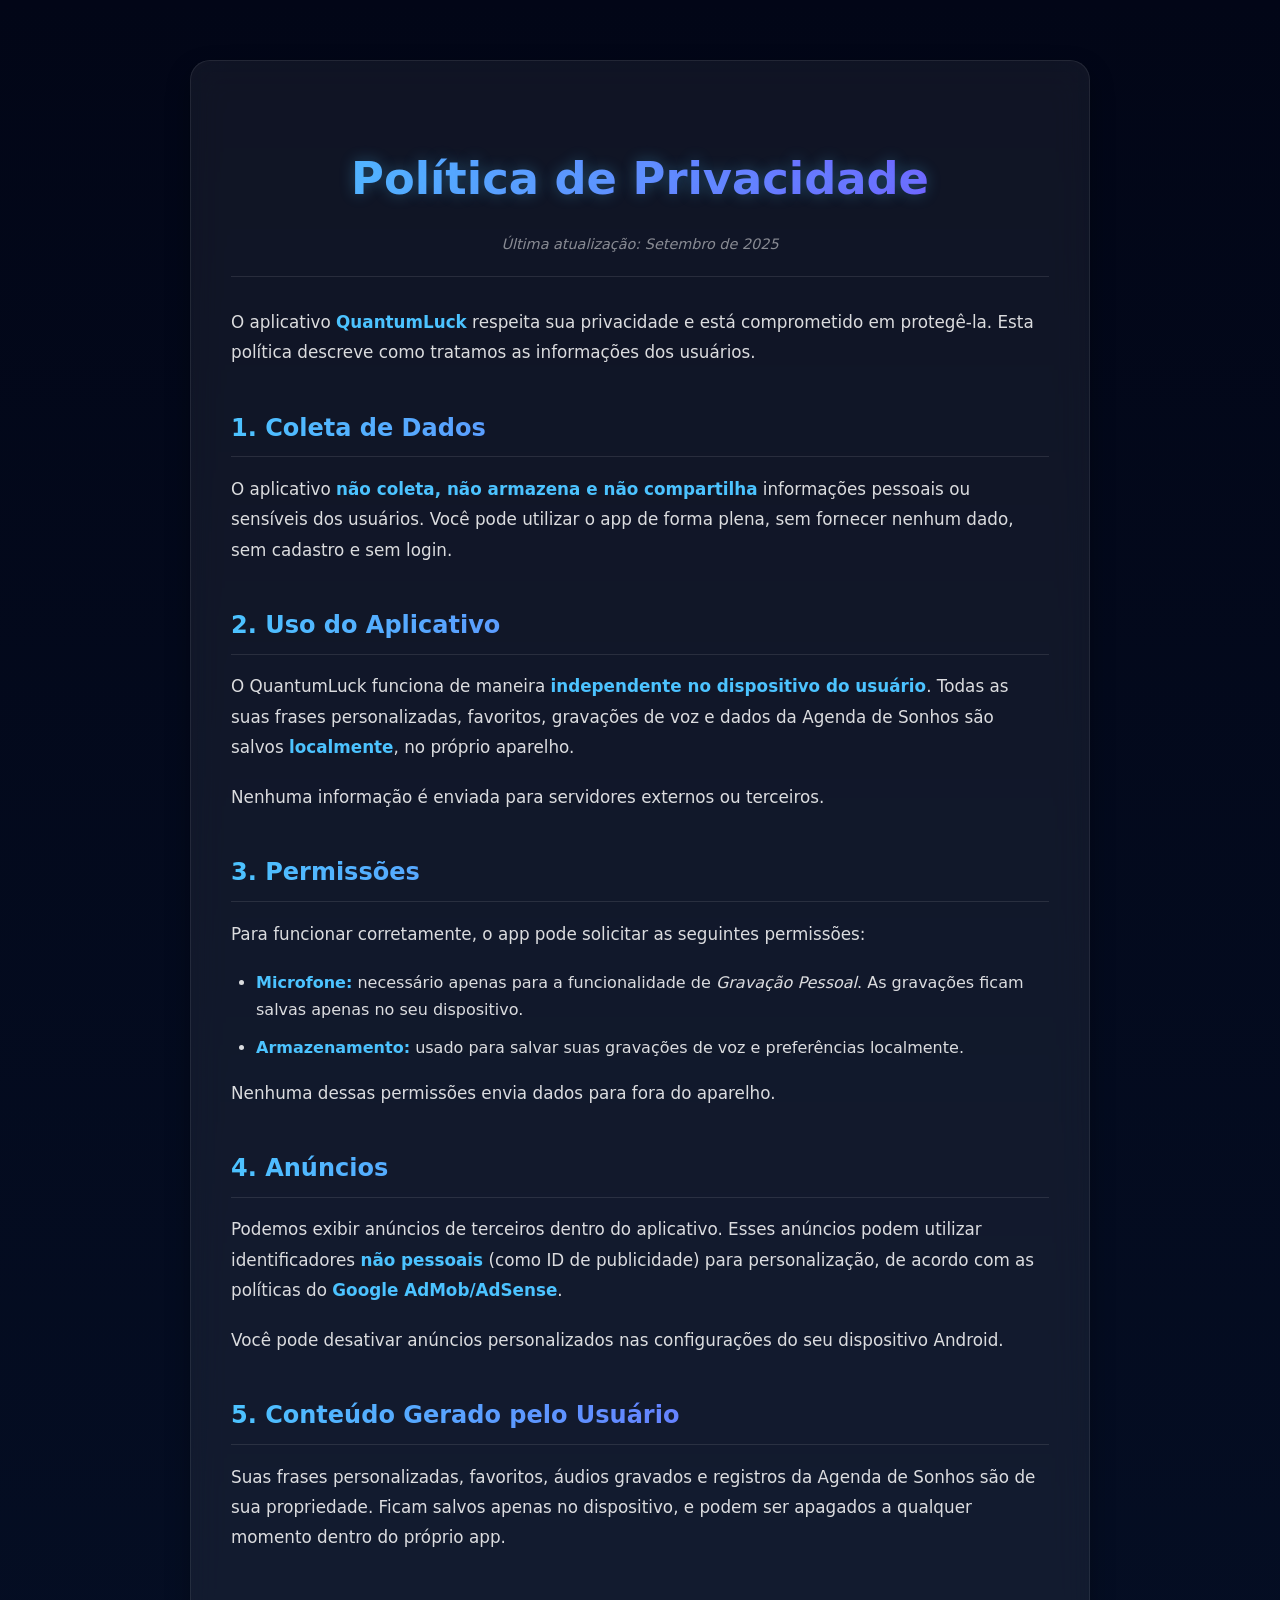
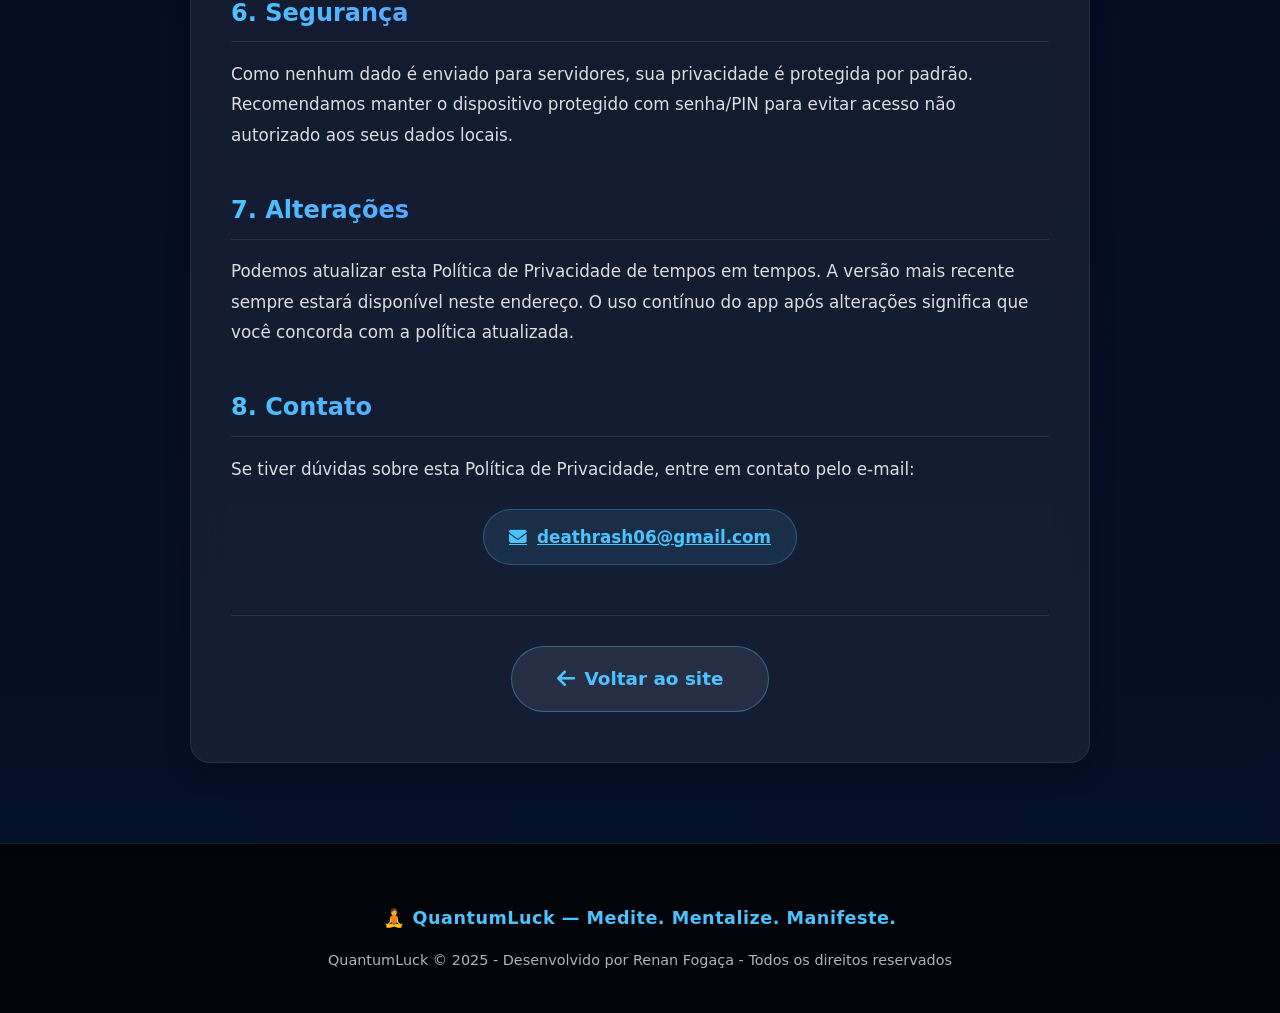
<file: politica-de-privacidade.html>
<!doctype html>
<html lang="pt-BR">
  <head>
    <meta charset="UTF-8" />
    <meta name="viewport" content="width=device-width, initial-scale=1.0" />

    <title>Política de Privacidade — QuantumLuck</title>

    <meta
      name="description"
      content="Política de Privacidade do QuantumLuck — app de meditação quântica guiada. Sem cadastro, sem login, sem rastreamento."
    />
    <meta name="theme-color" content="#020617" />

    <!-- Favicon -->
    <link rel="icon" type="image/png" href="assets/btn.png" />
    <link rel="apple-touch-icon" href="assets/btn.png" />

    <!-- CSS Principal -->
    <link rel="stylesheet" href="style.css" />
  </head>

  <body>
    <main class="policy-container">
      <h1>Política de Privacidade</h1>
      <p class="policy-updated">Última atualização: Setembro de 2025</p>

      <p class="long-text">
        O aplicativo <strong>QuantumLuck</strong> respeita sua privacidade e
        está comprometido em protegê-la. Esta política descreve como tratamos as
        informações dos usuários.
      </p>

      <h2>1. Coleta de Dados</h2>
      <p class="long-text">
        O aplicativo
        <strong>não coleta, não armazena e não compartilha</strong> informações
        pessoais ou sensíveis dos usuários. Você pode utilizar o app de forma
        plena, sem fornecer nenhum dado, sem cadastro e sem login.
      </p>

      <h2>2. Uso do Aplicativo</h2>
      <p class="long-text">
        O QuantumLuck funciona de maneira
        <strong>independente no dispositivo do usuário</strong>. Todas as suas
        frases personalizadas, favoritos, gravações de voz e dados da Agenda de
        Sonhos são salvos <strong>localmente</strong>, no próprio aparelho.
      </p>
      <p class="long-text">
        Nenhuma informação é enviada para servidores externos ou terceiros.
      </p>

      <h2>3. Permissões</h2>
      <p class="long-text">
        Para funcionar corretamente, o app pode solicitar as seguintes
        permissões:
      </p>
      <ul class="policy-list">
        <li>
          <strong>Microfone:</strong> necessário apenas para a funcionalidade de
          <em>Gravação Pessoal</em>. As gravações ficam salvas apenas no seu
          dispositivo.
        </li>
        <li>
          <strong>Armazenamento:</strong> usado para salvar suas gravações de
          voz e preferências localmente.
        </li>
      </ul>
      <p class="long-text">
        Nenhuma dessas permissões envia dados para fora do aparelho.
      </p>

      <h2>4. Anúncios</h2>
      <p class="long-text">
        Podemos exibir anúncios de terceiros dentro do aplicativo. Esses
        anúncios podem utilizar identificadores
        <strong>não pessoais</strong> (como ID de publicidade) para
        personalização, de acordo com as políticas do
        <strong>Google AdMob/AdSense</strong>.
      </p>
      <p class="long-text">
        Você pode desativar anúncios personalizados nas configurações do seu
        dispositivo Android.
      </p>

      <h2>5. Conteúdo Gerado pelo Usuário</h2>
      <p class="long-text">
        Suas frases personalizadas, favoritos, áudios gravados e registros da
        Agenda de Sonhos são de sua propriedade. Ficam salvos apenas no
        dispositivo, e podem ser apagados a qualquer momento dentro do próprio
        app.
      </p>

      <h2>6. Segurança</h2>
      <p class="long-text">
        Como nenhum dado é enviado para servidores, sua privacidade é protegida
        por padrão. Recomendamos manter o dispositivo protegido com senha/PIN
        para evitar acesso não autorizado aos seus dados locais.
      </p>

      <h2>7. Alterações</h2>
      <p class="long-text">
        Podemos atualizar esta Política de Privacidade de tempos em tempos. A
        versão mais recente sempre estará disponível neste endereço. O uso
        contínuo do app após alterações significa que você concorda com a
        política atualizada.
      </p>

      <h2>8. Contato</h2>
      <p class="long-text">
        Se tiver dúvidas sobre esta Política de Privacidade, entre em contato
        pelo e-mail:
      </p>
      <p class="long-text policy-contact">
        <a href="mailto:deathrash06@gmail.com">
          <i class="fas fa-envelope"></i> deathrash06@gmail.com
        </a>
      </p>

      <div class="policy-back">
        <a href="index.html" class="cta-button cta-button-secondary">
          <i class="fas fa-arrow-left"></i> Voltar ao site
        </a>
      </div>
    </main>

    <footer>
      <p class="footer-tagline">
        🧘 QuantumLuck — Medite. Mentalize. Manifeste.
      </p>
      <p>
        QuantumLuck © 2025 - Desenvolvido por Renan Fogaça - Todos os direitos
        reservados
      </p>
    </footer>

    <!-- Font Awesome (para o ícone do envelope) -->
    <link
      rel="stylesheet"
      href="https://cdnjs.cloudflare.com/ajax/libs/font-awesome/6.4.0/css/all.min.css"
    />
  </body>
</html>
</file>
<file: style.css>
/* ============================================
   QUANTUMLUCK — ESTILOS PRINCIPAIS
   v1.1.0
============================================ */

:root {
    --accent: #4cc3ff;
    --accent2: #7a4cff;
    --gold: #d4af37;
    --light: #f8f9fa;
    --dark: #0b0b0b;
    --bg1: #020617;
    --bg2: #06122a;
}

* {
    box-sizing: border-box;
}

html {
    scroll-behavior: smooth;
}

body {
    background: linear-gradient(180deg, var(--bg1), var(--bg2));
    color: var(--light);
    line-height: 1.7;
    margin: 0;
    font-family: Inter, system-ui, -apple-system, sans-serif;
    overflow-x: hidden;
}

/* ===========================
   HERO COM IMAGEM + ÁTOMO
============================ */

.hero-header {
    position: relative;
    height: 500px;
    overflow: hidden;
}

.hero-bg {
    position: absolute;
    inset: 0;
    background: url('assets/QuantumLuck.png') center/cover no-repeat;
    filter: brightness(0.75) saturate(1.2);
    opacity: 0.9;
}

.app-icon {
    cursor: pointer;
    user-select: none;
    position: absolute;
    top: 55%;
    left: 50%;
    transform: translate(-50%, -50%);
    width: 180px;
    height: 180px;
    display: flex;
    align-items: center;
    justify-content: center;
    animation: float 6s ease-in-out infinite;
    border-radius: 50%;
    background: rgba(255, 255, 255, 0.03);
    border: 1px solid rgba(0, 200, 255, 0.35);
    box-shadow:
        0 0 25px rgba(0, 200, 255, 0.5),
        0 0 45px rgba(124, 58, 237, 0.4);
    overflow: visible;
}

.app-icon::before {
    content: "";
    position: absolute;
    width: 220px;
    height: 220px;
    border-radius: 50%;
    background: conic-gradient(rgba(0, 200, 255, 0.0) 0deg,
            rgba(0, 200, 255, 0.15) 70deg,
            rgba(124, 58, 237, 0.25) 160deg,
            rgba(0, 200, 255, 0.0) 360deg);
    filter: blur(18px);
    animation: plasma-spin 6s linear infinite;
    z-index: -1;
}

@keyframes plasma-spin {
    from {
        transform: rotate(0deg);
    }

    to {
        transform: rotate(360deg);
    }
}

.app-icon .particle {
    position: absolute;
    width: 6px;
    height: 6px;
    background: rgba(0, 200, 255, 0.9);
    border-radius: 50%;
    box-shadow: 0 0 10px rgba(0, 200, 255, 0.9);
}

.p1 {
    animation: orbit1 6s linear infinite;
}

.p2 {
    animation: orbit2 7s linear infinite;
}

.p3 {
    animation: orbit3 5s linear infinite;
}

@keyframes orbit1 {
    from {
        transform: rotate(0deg) translateX(100px) rotate(0deg);
    }

    to {
        transform: rotate(360deg) translateX(100px) rotate(-360deg);
    }
}

@keyframes orbit2 {
    from {
        transform: rotate(0deg) translateX(75px) rotate(0deg);
    }

    to {
        transform: rotate(-360deg) translateX(75px) rotate(360deg);
    }
}

@keyframes orbit3 {
    from {
        transform: rotate(0deg) translateX(55px) rotate(0deg);
    }

    to {
        transform: rotate(360deg) translateX(55px) rotate(-360deg);
    }
}

.app-icon::after {
    content: "";
    position: absolute;
    width: 260px;
    height: 260px;
    border-radius: 50%;
    border-top: 1px solid rgba(0, 255, 255, 0.4);
    border-bottom: 1px solid rgba(124, 58, 237, 0.4);
    animation: energy-lines 10s linear infinite;
    z-index: -2;
}

@keyframes energy-lines {
    from {
        transform: rotate(0deg);
    }

    to {
        transform: rotate(360deg);
    }
}

.logo-img {
    width: 120%;
    height: 120%;
    object-fit: contain;
    filter: drop-shadow(0 0 18px rgba(76, 195, 255, 0.5));
}

@keyframes float {

    0%,
    100% {
        transform: translate(-50%, -50%) translateY(0);
    }

    50% {
        transform: translate(-50%, -50%) translateY(-12px);
    }
}

/* ===========================
   INTRO + CTA PRINCIPAL
============================ */

.intro-text {
    text-align: center;
    padding: 50px 20px 40px;
    max-width: 900px;
    margin: 0 auto;
    font-size: 1.15rem;
    color: rgba(255, 255, 255, 0.85);
    line-height: 1.8;
}

.hero-tagline {
    font-size: 1.6rem;
    font-weight: bold;
    background: linear-gradient(90deg, var(--accent), var(--accent2));
    -webkit-background-clip: text;
    background-clip: text;
    color: transparent;
    margin-bottom: 20px;
    letter-spacing: 0.5px;
}

.hero-highlight {
    font-size: 1rem;
    color: rgba(255, 255, 255, 0.75);
    margin-top: 20px;
    padding: 12px 20px;
    background: rgba(76, 195, 255, 0.08);
    border-radius: 12px;
    border: 1px solid rgba(76, 195, 255, 0.2);
    display: inline-block;
}

/* ===========================
   CTA CONTAINERS
============================ */

.cta-container {
    display: flex;
    flex-direction: column;
    align-items: center;
    justify-content: center;
    gap: 12px;
    margin: 30px auto 0;
    width: 100%;
    max-width: 600px;
}

.cta-hint {
    font-size: 0.85rem;
    color: rgba(255, 255, 255, 0.5);
    margin: 0;
    letter-spacing: 0.5px;
}

.cta-button {
    display: inline-flex;
    align-items: center;
    gap: 10px;
    padding: 16px 45px;
    background: linear-gradient(135deg, var(--accent), var(--accent2));
    color: #021124;
    text-decoration: none;
    font-weight: bold;
    border-radius: 50px;
    font-size: 1.15rem;
    transition: all 0.3s ease;
    box-shadow: 0 5px 25px rgba(76, 195, 255, 0.4);
    border: none;
}

.cta-button:hover {
    transform: translateY(-4px);
    box-shadow: 0 8px 30px rgba(76, 195, 255, 0.6);
}

.cta-button i {
    font-size: 1.3rem;
}

.cta-button-large {
    padding: 20px 55px;
    font-size: 1.3rem;
}

.cta-button-secondary {
    background: rgba(255, 255, 255, 0.08);
    color: var(--accent);
    border: 1px solid rgba(76, 195, 255, 0.4);
    box-shadow: none;
}

.cta-button-secondary:hover {
    background: rgba(76, 195, 255, 0.15);
    box-shadow: 0 5px 20px rgba(76, 195, 255, 0.3);
}

/* ===========================
   SEÇÕES
============================ */

.section {
    max-width: 1200px;
    margin: 60px auto;
    padding: 50px 40px;
    background: rgba(255, 255, 255, 0.06);
    border-radius: 20px;
    backdrop-filter: blur(18px);
    -webkit-backdrop-filter: blur(18px);
    border: 1px solid rgba(255, 255, 255, 0.08);
    box-shadow: 0 10px 25px rgba(0, 0, 0, 0.3);
}

.section h1 {
    text-align: center;
    font-size: 3rem;
    font-weight: 900;
    background: linear-gradient(90deg, var(--accent), var(--accent2));
    -webkit-background-clip: text;
    background-clip: text;
    color: transparent;
    margin: 0 0 10px 0;
    letter-spacing: 2px;
}

.section h2 {
    text-align: center;
    margin-bottom: 35px;
    font-size: 2.3rem;
    background: linear-gradient(90deg, var(--accent), var(--accent2));
    -webkit-background-clip: text;
    background-clip: text;
    color: transparent;
    font-weight: 800;
}

.section h3 {
    color: white;
    font-size: 1.3rem;
    margin-bottom: 10px;
    margin-top: 0;
}

/* ===========================
   LONG TEXT
============================ */

.long-text {
    color: rgba(255, 255, 255, 0.85);
    font-size: 1.05rem;
    line-height: 1.8;
    margin-bottom: 20px;
}

.long-text strong {
    color: var(--accent);
    font-weight: 700;
}

.disclaimer-text {
    margin-top: 30px;
    padding: 20px;
    background: rgba(76, 195, 255, 0.06);
    border-left: 3px solid var(--accent);
    border-radius: 8px;
    font-size: 0.95rem;
    color: rgba(255, 255, 255, 0.7);
    font-style: italic;
}

.centered {
    text-align: center;
}

/* ===========================
   HIGHLIGHT BOX
============================ */

.highlight-box {
    display: flex;
    align-items: center;
    gap: 25px;
    margin-top: 35px;
    padding: 30px;
    background: linear-gradient(135deg, rgba(76, 195, 255, 0.1), rgba(122, 76, 255, 0.1));
    border-radius: 18px;
    border: 1px solid rgba(76, 195, 255, 0.25);
    box-shadow: 0 8px 25px rgba(76, 195, 255, 0.1);
}

.highlight-box i {
    font-size: 3.5rem;
    background: linear-gradient(90deg, var(--accent), var(--accent2));
    -webkit-background-clip: text;
    background-clip: text;
    color: transparent;
    flex-shrink: 0;
}

.highlight-box div {
    flex: 1;
}

.highlight-box h3 {
    font-size: 1.5rem;
    margin-bottom: 8px;
    background: linear-gradient(90deg, var(--accent), var(--accent2));
    -webkit-background-clip: text;
    background-clip: text;
    color: transparent;
}

.highlight-box p {
    color: rgba(255, 255, 255, 0.8);
    margin: 0;
    font-size: 1.05rem;
}

/* ===========================
   FEATURES GRID
============================ */

.features {
    display: grid;
    grid-template-columns: repeat(auto-fit, minmax(280px, 1fr));
    gap: 25px;
}

.feature {
    background: rgba(255, 255, 255, 0.06);
    padding: 30px 25px;
    border-radius: 18px;
    text-align: center;
    transition: 0.4s;
    border: 1px solid rgba(255, 255, 255, 0.1);
    display: flex;
    flex-direction: column;
    align-items: center;
}

.feature:hover {
    transform: translateY(-6px);
    box-shadow: 0 12px 30px rgba(76, 195, 255, 0.2);
    border-color: rgba(76, 195, 255, 0.4);
    background: rgba(76, 195, 255, 0.05);
}

.feature i {
    font-size: 2.5rem;
    margin-bottom: 15px;
    background: linear-gradient(90deg, var(--accent), var(--accent2));
    -webkit-background-clip: text;
    background-clip: text;
    color: transparent;
}

.feature h3 {
    font-size: 1.2rem;
    margin-bottom: 12px;
}

.feature p {
    color: rgba(255, 255, 255, 0.75);
    line-height: 1.6;
    font-size: 0.95rem;
    margin: 0;
}

/* ===========================
   STEPS
============================ */

.steps {
    display: grid;
    grid-template-columns: repeat(auto-fit, minmax(240px, 1fr));
    gap: 25px;
    margin-top: 20px;
}

.step {
    background: rgba(255, 255, 255, 0.06);
    padding: 30px 25px;
    border-radius: 16px;
    border: 1px solid rgba(255, 255, 255, 0.1);
    text-align: center;
    transition: 0.3s;
}

.step:hover {
    transform: translateY(-5px);
    box-shadow: 0 10px 25px rgba(76, 195, 255, 0.2);
    border-color: rgba(76, 195, 255, 0.4);
}

.step-number {
    width: 50px;
    height: 50px;
    border-radius: 50%;
    background: linear-gradient(90deg, var(--accent), var(--accent2));
    display: flex;
    align-items: center;
    justify-content: center;
    color: #021124;
    font-weight: bold;
    margin: 0 auto 20px;
    font-size: 1.3rem;
    box-shadow: 0 5px 15px rgba(76, 195, 255, 0.3);
}

.step h3 {
    font-size: 1.15rem;
    margin-bottom: 10px;
}

.step p {
    color: rgba(255, 255, 255, 0.75);
    font-size: 0.95rem;
    line-height: 1.6;
    margin: 0;
}

/* ===========================
   BENEFITS
============================ */

.benefits {
    display: grid;
    grid-template-columns: repeat(auto-fit, minmax(160px, 1fr));
    gap: 20px;
    margin-top: 30px;
    margin-bottom: 30px;
}

.benefit {
    background: rgba(76, 195, 255, 0.06);
    padding: 25px 15px;
    border-radius: 14px;
    border: 1px solid rgba(76, 195, 255, 0.15);
    text-align: center;
    transition: 0.3s;
}

.benefit:hover {
    background: rgba(76, 195, 255, 0.12);
    transform: translateY(-3px);
}

.benefit i {
    font-size: 1.8rem;
    margin-bottom: 10px;
    display: block;
    background: linear-gradient(90deg, var(--accent), var(--accent2));
    -webkit-background-clip: text;
    background-clip: text;
    color: transparent;
}

.benefit p {
    color: rgba(255, 255, 255, 0.85);
    font-size: 0.9rem;
    margin: 0;
    font-weight: 600;
}

/* ===========================
   CTA FINAL SECTION
============================ */

.cta-final-section {
    text-align: center;
    background: linear-gradient(135deg, rgba(76, 195, 255, 0.08), rgba(122, 76, 255, 0.08));
    border: 1px solid rgba(76, 195, 255, 0.25);
    display: flex;
    flex-direction: column;
    align-items: center;
    justify-content: center;
    padding: 70px 40px;
    position: relative;
    overflow: hidden;
}

.cta-final-section::before {
    content: "";
    position: absolute;
    top: 0;
    left: 50%;
    transform: translateX(-50%);
    width: 80%;
    height: 1px;
    background: linear-gradient(90deg, transparent, var(--accent), transparent);
}

.cta-final-section::after {
    content: "";
    position: absolute;
    top: -50%;
    right: -20%;
    width: 500px;
    height: 500px;
    background: radial-gradient(circle, rgba(76, 195, 255, 0.15), transparent 70%);
    pointer-events: none;
    border-radius: 50%;
}

.cta-final-section h2 {
    font-size: 2.6rem;
    font-weight: 900;
    margin-bottom: 25px;
    text-shadow: 0 0 30px rgba(76, 195, 255, 0.3);
    position: relative;
    z-index: 1;
}

.cta-final-section .cta-final-text {
    max-width: 700px;
    width: 100%;
    text-align: center;
    position: relative;
    z-index: 1;
}

.cta-final-text {
    font-size: 1.2rem;
    line-height: 1.7;
    color: rgba(255, 255, 255, 0.9);
    margin-bottom: 12px;
    letter-spacing: 0.3px;
}

.cta-final-text strong {
    color: var(--accent);
    font-weight: 700;
}

.cta-final-section .cta-container {
    margin-top: 40px;
    width: 100%;
    position: relative;
    z-index: 1;
}

.cta-final-section .cta-button {
    margin-top: 10px;
    transform: scale(1);
    animation: ctaPulse 3s ease-in-out infinite;
}

@keyframes ctaPulse {

    0%,
    100% {
        box-shadow: 0 5px 25px rgba(76, 195, 255, 0.4);
    }

    50% {
        box-shadow: 0 8px 40px rgba(76, 195, 255, 0.7);
    }
}

.cta-final-section .cta-button:hover {
    animation: none;
}

/* ===========================
   TRANSPARÊNCIA — UPGRADE PREMIUM
============================ */

.section:has(.cta-button-secondary) {
    text-align: center;
    position: relative;
    padding: 60px 40px;
}

.section:has(.cta-button-secondary) h2 {
    margin-bottom: 30px;
}

.section:has(.cta-button-secondary) .long-text {
    max-width: 750px;
    margin-left: auto;
    margin-right: auto;
    font-size: 1.1rem;
    line-height: 1.9;
}

.section:has(.cta-button-secondary) .cta-container {
    margin-top: 35px;
}

.section:has(.cta-button-secondary)::before {
    content: "🛡️";
    position: absolute;
    top: 25px;
    right: 25px;
    font-size: 1.5rem;
    opacity: 0.3;
}

/* ===========================
   FOOTER
============================ */

footer {
    background: rgba(0, 0, 0, 0.8);
    padding: 50px 20px 30px;
    margin-top: 80px;
    text-align: center;
    color: rgba(255, 255, 255, 0.7);
    border-top: 1px solid rgba(76, 195, 255, 0.15);
}

.footer-tagline {
    font-size: 1.1rem;
    font-weight: 600;
    color: var(--accent);
    margin-bottom: 15px;
    letter-spacing: 0.5px;
}

footer>p {
    margin: 10px 0;
    font-size: 0.9rem;
}

.footer-links {
    margin-top: 20px;
    display: flex;
    flex-wrap: wrap;
    justify-content: center;
    gap: 15px;
    align-items: center;
}

footer a {
    color: var(--accent);
    text-decoration: none;
    transition: 0.2s;
    font-size: 0.9rem;
    display: inline-flex;
    align-items: center;
    gap: 5px;
}

footer a:hover {
    color: var(--accent2);
}

/* Fade no final do hero */
.hero-header::after {
    content: "";
    position: absolute;
    left: 0;
    right: 0;
    bottom: 0;
    height: 140px;
    background: linear-gradient(to bottom,
            rgba(0, 0, 0, 0) 0%,
            rgba(0, 0, 0, 0.15) 40%,
            rgba(0, 0, 0, 0.35) 75%,
            rgba(2, 6, 23, 1) 100%);
    pointer-events: none;
}

/* ===========================
   BALÃO DE FRASE (JS)
============================ */

.phrase-bubble {
    position: fixed !important;
    background: rgba(0, 0, 0, 0.95) !important;
    color: #4cc3ff !important;
    padding: 15px 20px !important;
    border-radius: 16px !important;
    box-shadow:
        0 0 25px rgba(76, 195, 255, 0.7),
        inset 0 0 15px rgba(76, 195, 255, 0.2) !important;
    font-weight: bold !important;
    z-index: 9999 !important;
    font-size: 15px !important;
    border: 1px solid #4cc3ff !important;
    max-width: 300px !important;
    word-wrap: break-word !important;
    text-align: center !important;
    white-space: normal !important;
    line-height: 1.5 !important;
    opacity: 0;
    transition: opacity 0.3s ease !important;
    backdrop-filter: blur(10px);
    -webkit-backdrop-filter: blur(10px);
}

.phrase-bubble.show {
    opacity: 1;
}

@keyframes vibrate {
    0% {
        transform: translate(-50%, -50%) translateX(0px) translateY(0px);
    }

    25% {
        transform: translate(-50%, -50%) translateX(2px) translateY(-2px);
    }

    50% {
        transform: translate(-50%, -50%) translateX(-2px) translateY(2px);
    }

    75% {
        transform: translate(-50%, -50%) translateX(2px) translateY(2px);
    }

    100% {
        transform: translate(-50%, -50%) translateX(0px) translateY(0px);
    }
}

.vibrate {
    animation: vibrate 0.3s ease-in-out 1;
}

/* ===========================
   BALÃO EDUCATIVO (JS)
============================ */

.tutorial-bubble {
    position: fixed;
    bottom: 200px;
    left: 50%;
    transform: translateX(-50%);
    background: rgba(76, 195, 255, 0.95);
    color: #021124;
    padding: 12px 20px;
    border-radius: 25px;
    font-weight: bold;
    font-size: 16px;
    z-index: 9998;
    box-shadow: 0 5px 20px rgba(76, 195, 255, 0.6);
    border: 2px solid #4cc3ff;
    opacity: 0;
    transition: opacity 0.5s ease, transform 0.5s ease;
    pointer-events: none;
    white-space: nowrap;
    text-align: center;
}

.tutorial-bubble::after {
    content: '';
    position: absolute;
    top: 100%;
    left: 50%;
    transform: translateX(-50%);
    border: 10px solid transparent;
    border-top-color: rgba(76, 195, 255, 0.95);
}

/* ===========================
   RESPONSIVO MOBILE
============================ */

@media (max-width: 768px) {
    .hero-header {
        height: 380px;
    }

    .hero-bg {
        background-size: cover;
        background-position: center;
    }

    .app-icon {
        width: 130px;
        height: 130px;
    }

    .app-icon::before {
        width: 160px;
        height: 160px;
    }

    .app-icon::after {
        width: 200px;
        height: 200px;
    }

    .logo-img {
        width: 100%;
        height: auto;
        max-width: 120px;
    }

    .intro-text {
        font-size: 1rem;
        padding: 30px 20px;
    }

    .hero-tagline {
        font-size: 1.2rem;
    }

    .cta-button {
        padding: 14px 30px;
        font-size: 1rem;
    }

    .cta-button-large {
        padding: 16px 35px;
        font-size: 1.1rem;
    }

    .section {
        padding: 35px 20px;
        margin: 40px 15px;
    }

    .section h1 {
        font-size: 2.2rem;
        letter-spacing: 1px;
    }

    .section h2 {
        font-size: 1.7rem;
    }

    .highlight-box {
        flex-direction: column;
        text-align: center;
        gap: 15px;
        padding: 25px 20px;
    }

    .highlight-box i {
        font-size: 2.8rem;
    }

    .features {
        grid-template-columns: 1fr;
    }

    .steps {
        grid-template-columns: 1fr;
    }

    .benefits {
        grid-template-columns: repeat(2, 1fr);
        gap: 12px;
    }

    .benefit {
        padding: 20px 10px;
    }

    .benefit i {
        font-size: 1.5rem;
    }

    .benefit p {
        font-size: 0.85rem;
    }

    .cta-final-section {
        padding: 50px 20px;
    }

    .cta-final-section h2 {
        font-size: 1.8rem;
    }

    .cta-final-text {
        font-size: 1.05rem;
    }

    .tutorial-bubble {
        font-size: 14px;
        padding: 10px 16px;
        bottom: 120px;
    }

    .footer-links {
        flex-direction: column;
        gap: 10px;
    }
}

/* ===========================
   PÁGINA POLÍTICA DE PRIVACIDADE
============================ */

.policy-container {
    max-width: 900px;
    margin: 60px auto;
    padding: 50px 40px;
    background: rgba(255, 255, 255, 0.06);
    border-radius: 20px;
    backdrop-filter: blur(18px);
    -webkit-backdrop-filter: blur(18px);
    border: 1px solid rgba(255, 255, 255, 0.08);
    box-shadow: 0 10px 25px rgba(0, 0, 0, 0.3);
    animation: fadeInPolicy 0.8s ease forwards;
}

@keyframes fadeInPolicy {
    from {
        opacity: 0;
        transform: translateY(20px);
    }

    to {
        opacity: 1;
        transform: translateY(0);
    }
}

.policy-container h1 {
    text-align: center;
    font-size: 2.8rem;
    font-weight: 900;
    margin-bottom: 10px;
    background: linear-gradient(90deg, var(--accent), var(--accent2));
    -webkit-background-clip: text;
    background-clip: text;
    color: transparent;
    text-shadow: 0 0 15px rgba(76, 195, 255, 0.3);
}

.policy-updated {
    text-align: center;
    font-size: 0.9rem;
    color: rgba(255, 255, 255, 0.5);
    font-style: italic;
    margin-bottom: 30px;
    padding-bottom: 20px;
    border-bottom: 1px solid rgba(255, 255, 255, 0.1);
}

.policy-container h2 {
    margin-top: 40px;
    margin-bottom: 15px;
    font-size: 1.5rem;
    padding-bottom: 8px;
    border-bottom: 1px solid rgba(255, 255, 255, 0.1);
    background: linear-gradient(90deg, var(--accent), var(--accent2));
    -webkit-background-clip: text;
    background-clip: text;
    color: transparent;
    text-align: left;
}

.policy-list {
    margin: 15px 0;
    padding-left: 25px;
    color: rgba(255, 255, 255, 0.85);
}

.policy-list li {
    margin-bottom: 10px;
    line-height: 1.7;
}

.policy-list li strong {
    color: var(--accent);
}

.policy-contact {
    text-align: center;
    margin: 25px 0;
}

.policy-contact a {
    display: inline-flex;
    align-items: center;
    gap: 10px;
    padding: 12px 25px;
    background: rgba(76, 195, 255, 0.1);
    border: 1px solid rgba(76, 195, 255, 0.3);
    border-radius: 50px;
    color: var(--accent);
    font-weight: bold;
    font-size: 1.05rem;
    transition: all 0.3s ease;
}

.policy-contact a:hover {
    background: rgba(76, 195, 255, 0.2);
    color: var(--accent2);
    transform: translateY(-2px);
}

.policy-contact a i {
    font-size: 1.1rem;
}

.policy-back {
    text-align: center;
    margin-top: 50px;
    padding-top: 30px;
    border-top: 1px solid rgba(255, 255, 255, 0.1);
}

.policy-back .cta-button {
    display: inline-flex;
    align-items: center;
    gap: 10px;
}

/* Responsivo da política */
@media (max-width: 768px) {
    .policy-container {
        margin: 40px 15px;
        padding: 35px 25px;
    }

    .policy-container h1 {
        font-size: 2rem;
    }

    .policy-container h2 {
        font-size: 1.25rem;
    }
}

/* ===========================
   INTRO — UPGRADE PREMIUM
============================ */

.intro-text {
    text-align: center;
    padding: 60px 20px 50px;
    max-width: 800px;
    margin: 0 auto;
    color: rgba(255, 255, 255, 0.85);
}

.hero-eyebrow {
    font-size: 0.95rem;
    font-weight: 600;
    color: var(--accent);
    letter-spacing: 2px;
    text-transform: uppercase;
    margin-bottom: 20px;
    opacity: 0.85;
}

.hero-title {
    font-size: 3.5rem;
    font-weight: 900;
    line-height: 1.1;
    margin: 0 0 25px 0;
    color: #ffffff;
    letter-spacing: -1px;
}

.hero-title-gradient {
    background: linear-gradient(90deg, var(--accent), var(--accent2));
    -webkit-background-clip: text;
    background-clip: text;
    color: transparent;
    display: inline-block;
}

.hero-tagline {
    font-size: 1.4rem;
    font-weight: 700;
    background: linear-gradient(90deg, var(--accent), var(--accent2));
    -webkit-background-clip: text;
    background-clip: text;
    color: transparent;
    margin-bottom: 25px;
    letter-spacing: 0.5px;
}

.hero-subtitle {
    font-size: 1.1rem;
    line-height: 1.8;
    color: rgba(255, 255, 255, 0.8);
    max-width: 700px;
    margin: 0 auto 30px;
}

.hero-subtitle strong {
    color: var(--accent);
    font-weight: 700;
}

.hero-pills {
    display: flex;
    flex-wrap: wrap;
    justify-content: center;
    gap: 10px;
    margin-bottom: 30px;
}

.hero-pill {
    display: inline-flex;
    align-items: center;
    gap: 8px;
    padding: 8px 16px;
    background: rgba(76, 195, 255, 0.08);
    border: 1px solid rgba(76, 195, 255, 0.25);
    border-radius: 50px;
    font-size: 0.85rem;
    font-weight: 600;
    color: rgba(255, 255, 255, 0.9);
    transition: all 0.3s ease;
}

.hero-pill:hover {
    background: rgba(76, 195, 255, 0.15);
    border-color: rgba(76, 195, 255, 0.5);
    transform: translateY(-2px);
}

.hero-pill i {
    color: var(--accent);
    font-size: 0.9rem;
}

.hero-highlight {
    font-size: 0.95rem;
    color: rgba(255, 255, 255, 0.75);
    margin-top: 25px;
    padding: 12px 22px;
    background: rgba(76, 195, 255, 0.08);
    border-radius: 12px;
    border: 1px solid rgba(76, 195, 255, 0.2);
    display: inline-block;
}

.hero-highlight strong {
    color: var(--accent);
}

@media (max-width: 480px) {
    .hero-header {
        height: 320px;
    }

    .hero-tagline {
        font-size: 1.05rem;
    }

    .section h1 {
        font-size: 1.8rem;
    }

    .section h2 {
        font-size: 1.5rem;
    }

    .cta-button {
        padding: 12px 25px;
        font-size: 0.95rem;
    }

    .cta-button-large {
        padding: 14px 28px;
        font-size: 1rem;
    }


    .phrase-buttons {
        display: flex;
        flex-direction: column;
        gap: 12px;
        margin-top: 20px;
        width: 100%;
        max-width: 300px;
        margin-left: auto;
        margin-right: auto;
    }

    .phrase-cta-primary {
        background: linear-gradient(135deg, #4cc3ff, #7a4cff);
    }

    .phrase-cta-secondary {
        background: transparent;
        border: 2px solid rgba(255, 255, 255, 0.3);
        color: rgba(255, 255, 255, 0.9);
    }
}
</file>
